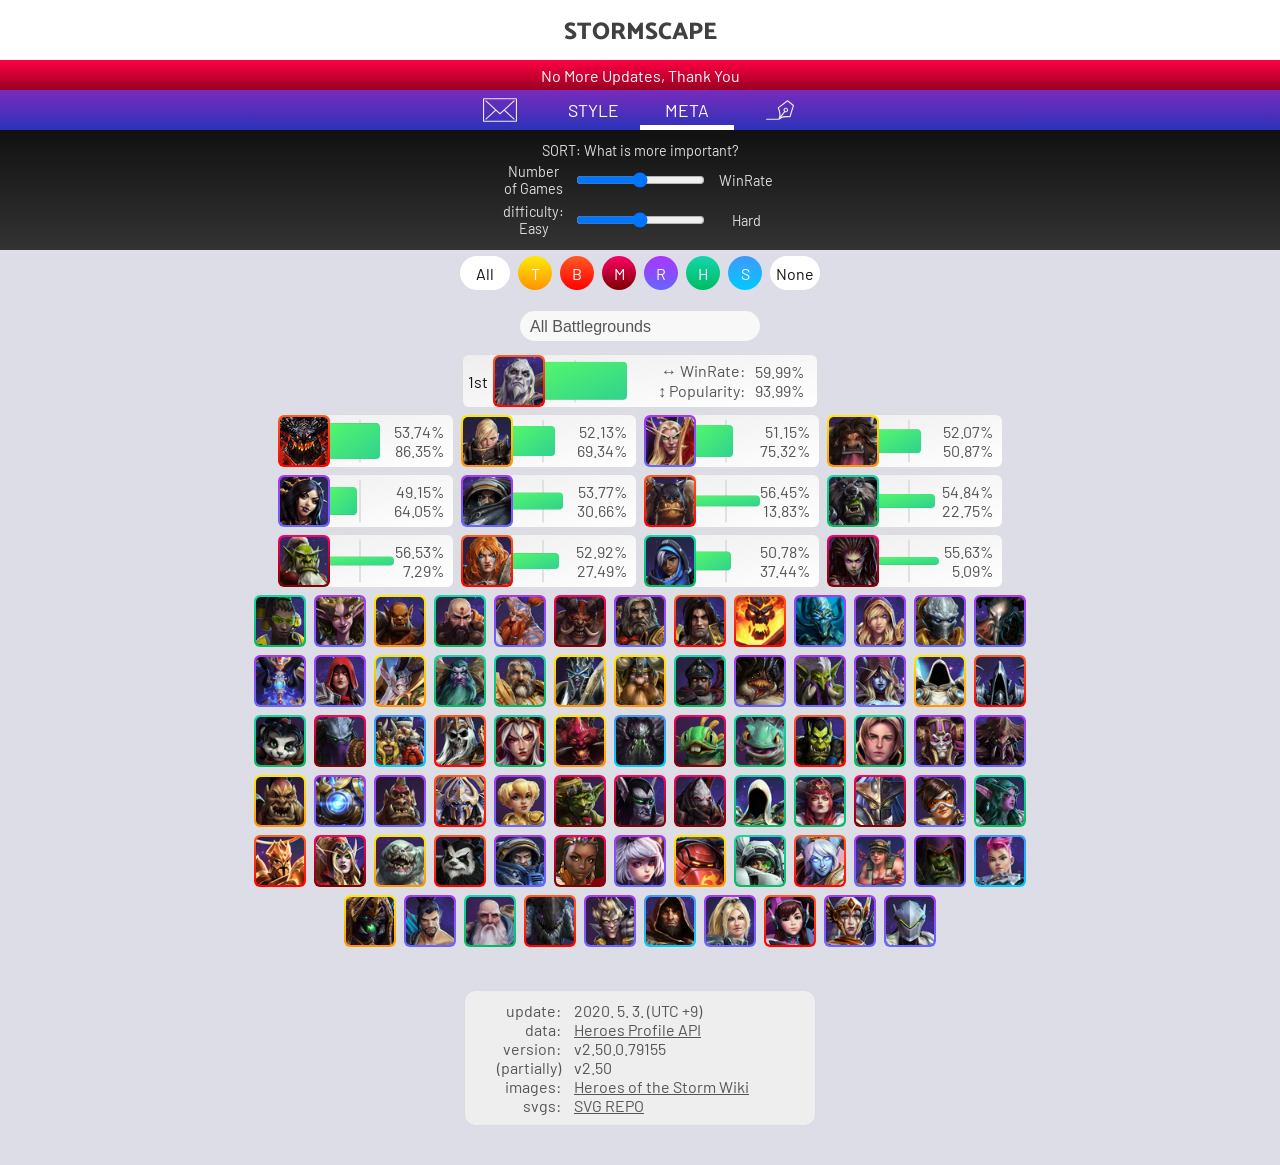
<file: index.html>
<html>
<head>
  <meta charset="utf-8">

  <title>STORMSCAPE META</title>
  
   <meta 
      name="apple-mobile-web-app-capable" content="yes" />
    <meta
      name="apple-mobile-web-app-status-bar-style"
      content="default"
    />
   <meta
      name="viewport"
      content="width=device-width, maximum-scale=1.0, user-scalable=no"
      />
    
  <meta 
    name="description" 
    content="This Website shows current meta of Heroes of the Storm" />
    
  <meta 
    name="keywords" 
    content="STORMSCAPE, Storm Scape, Heroes, Heroes of the Storm, meta, 스톰스케이프, 히오스, HotS, ホッツ, meta, 메타" />


<!-- 구글 검색 -->
<meta name="google-site-verification" content="ivHIuq99f6mSmWwgamaJokuwa5wtx1udLf7yoObuRZ4" />
  
  
 <!-- Global site tag (gtag.js) - Google Analytics -->
<script async src="https://www.googletagmanager.com/gtag/js?id=UA-163974756-1"></script>
<script>
  window.dataLayer = window.dataLayer || [];
  function gtag(){dataLayer.push(arguments);}
  gtag('js', new Date());

  gtag('config', 'UA-163974756-1');
</script>





  <link rel="stylesheet" href="0/css/meta.css" />
  


  <script src="0/data/basic/objHeroBasic.js"> </script>
  
  <script src="0/data/meta/objHeroMap.js"> </script>
  
  <script src="0/svgs/0/basicIcons.mjs" type="module"> </script>
    
    
    
  <script src="0/common/clipboard.min.js"></script>
  
  
  

  
</head>
    
<body>
 <script src="../../0/mjs/meta.mjs" type="module"> </script>
</body>

</html>
</file>
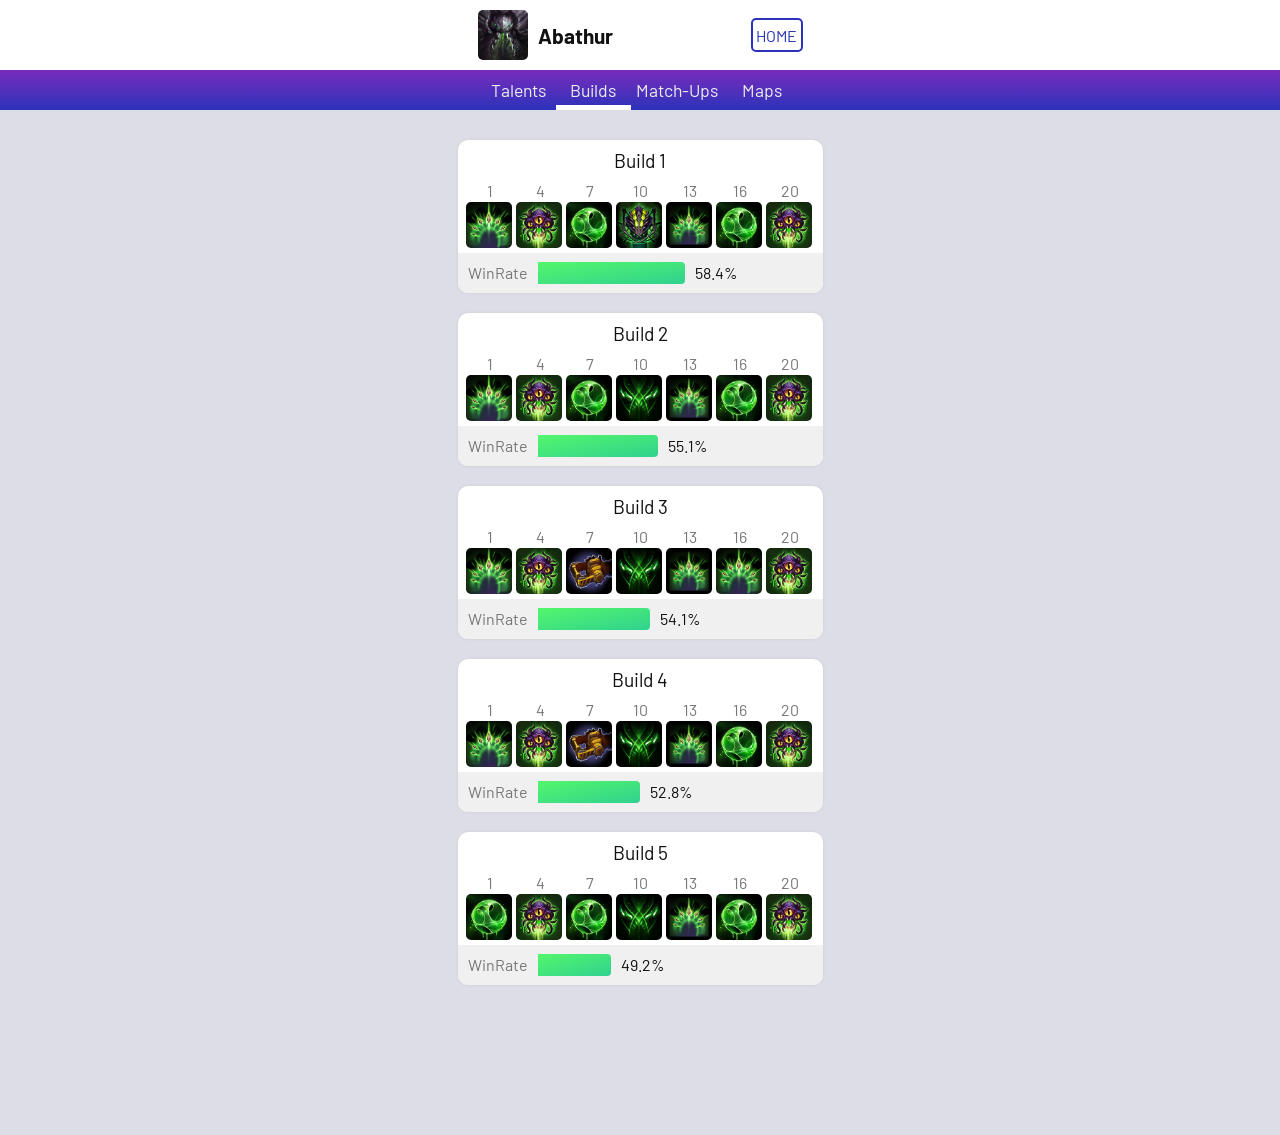
<file: heroes/Abathur/builds.html>
<html>
<head>
  <meta charset="utf-8">

  <title>Abathur Builds</title>
   <meta name="apple-mobile-web-app-capable" content="yes" />
    <meta
      name="apple-mobile-web-app-status-bar-style"
      content="default"
    />
   <meta
      name="viewport"
      content="width=device-width, maximum-scale=1.0, user-scalable=no"
      />
    

  <link rel="stylesheet" href="../../0/css/builds.css" />
  
   <script src="../../0/data/basic/objHeroBasic.js"> </script>
      
  <script src="../../0/data/builds/Abathur.js"> </script>
  <script src="../../0/data/talentsText/Abathur.js"> </script>

  
  
</head>
    
<body>
 <script src="../../0/mjs/builds.mjs" type="module"> </script>
</body>

</html>
</file>
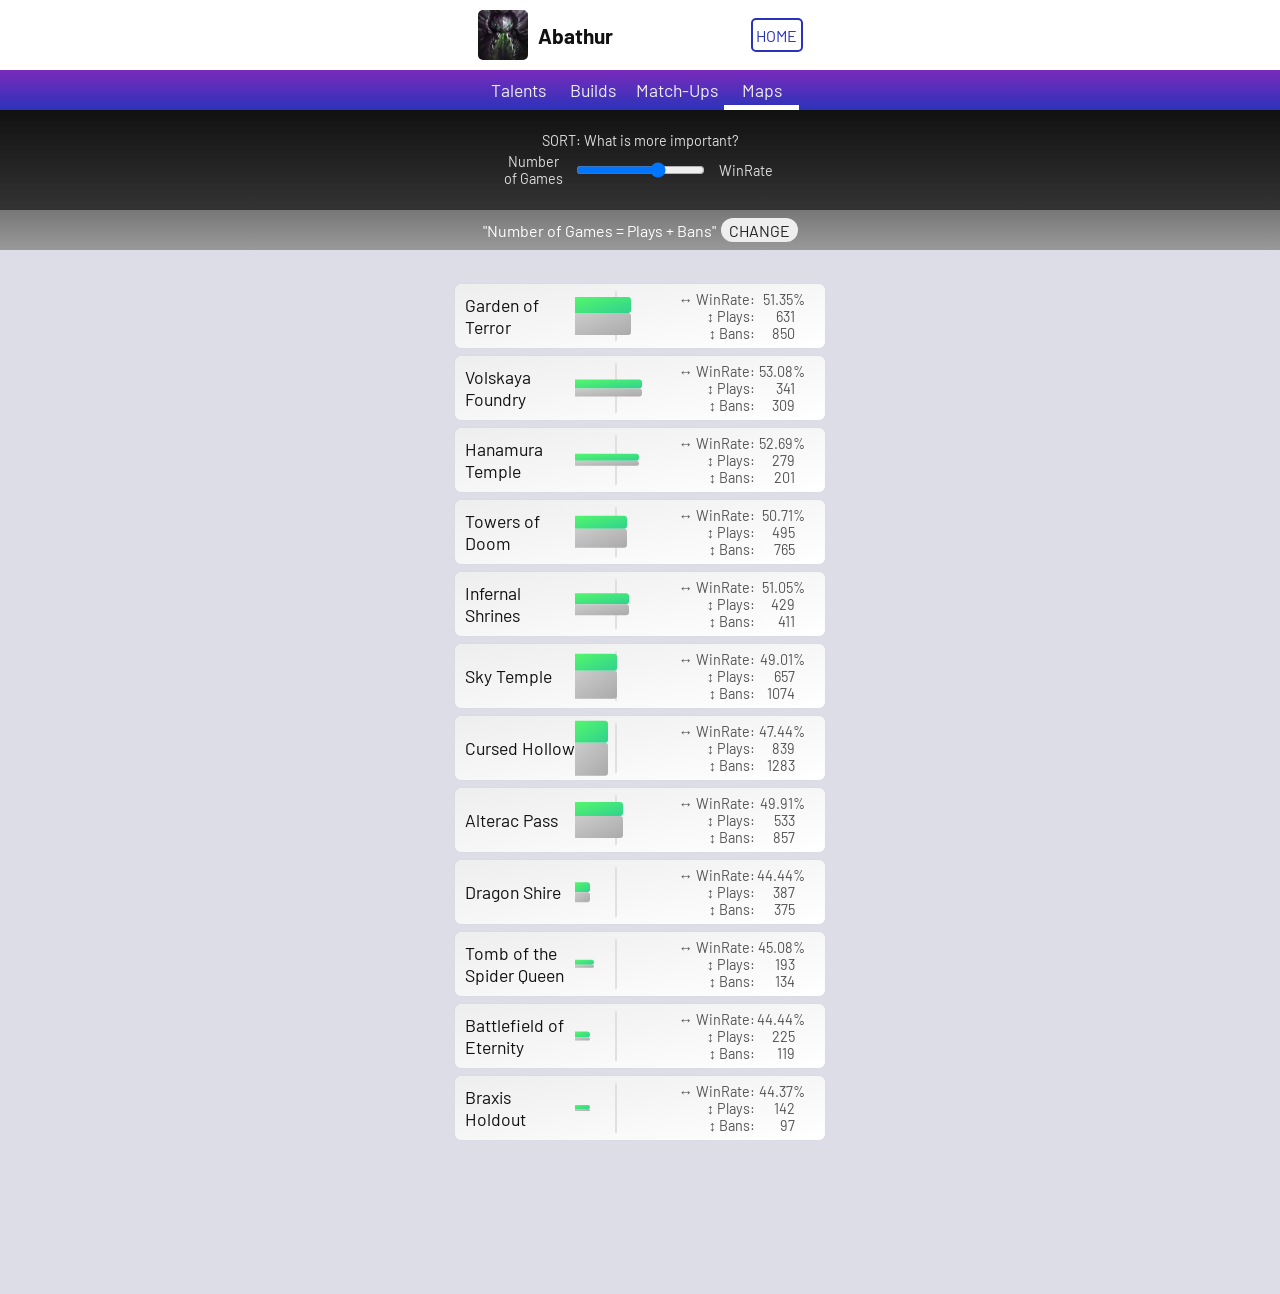
<file: heroes/Abathur/maps.html>
<html>
<head>
  <meta charset="utf-8">

  <title>Abathur Maps</title>
   <meta name="apple-mobile-web-app-capable" content="yes" />
    <meta
      name="apple-mobile-web-app-status-bar-style"
      content="default"
    />
   <meta
      name="viewport"
      content="width=device-width, maximum-scale=1.0, user-scalable=no"
      />
    

  <link rel="stylesheet" href="../../0/css/maps.css" />
  
   <script src="../../0/data/basic/objHeroBasic.js"> </script>
      
  <script src="../../0/data/maps/Abathur.js"> </script>


  
  
</head>
    
<body>
 <script src="../../0/mjs/maps.mjs" type="module"> </script>
</body>

</html>
</file>
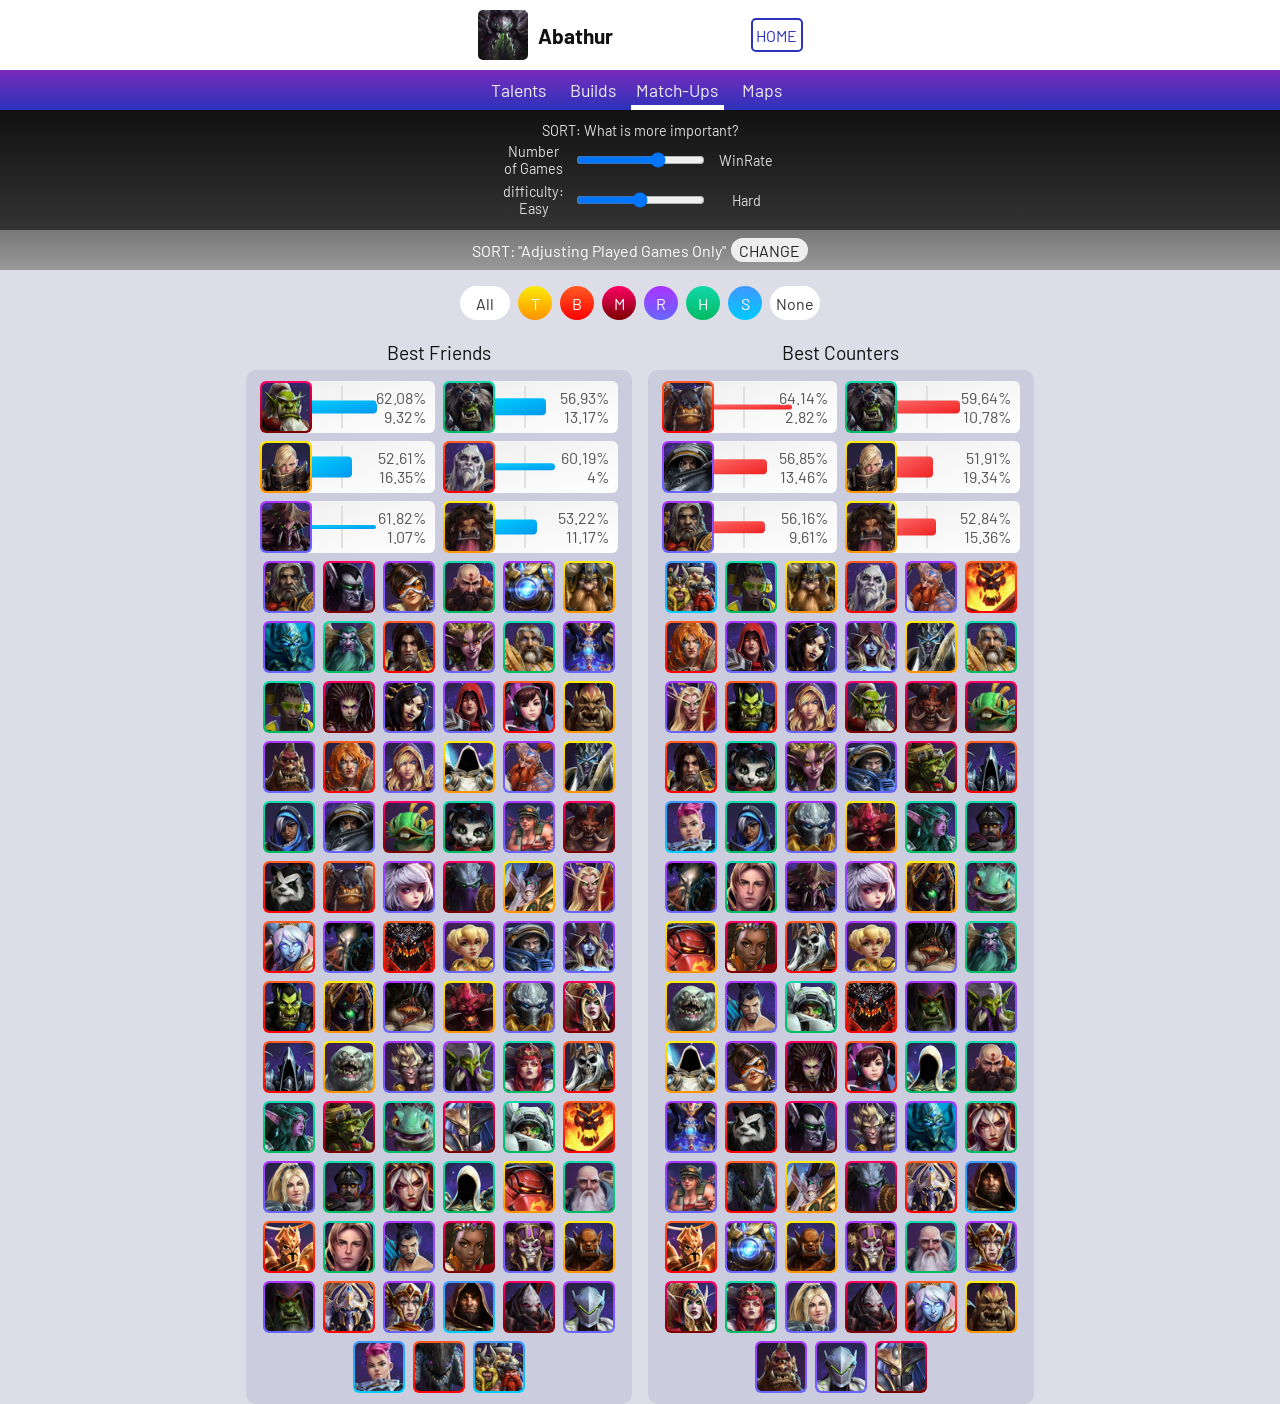
<file: heroes/Abathur/matchups.html>
<html>
<head>
  <meta charset="utf-8">

  <title>Abathur Match-Ups</title>
   <meta name="apple-mobile-web-app-capable" content="yes" />
    <meta
      name="apple-mobile-web-app-status-bar-style"
      content="default"
    />
   <meta
      name="viewport"
      content="width=device-width, maximum-scale=1.0, user-scalable=no"
      />
    

  <link rel="stylesheet" href="../../0/css/matchups.css" />
  
    <script src="../../0/data/basic/objHeroBasic.js"> </script>
  
  <script src="../../0/data/matchupsFriend/Abathur.js"> </script>
  <script src="../../0/data/matchupsCounter/Abathur.js"> </script>

  
</head>
    
<body>
  

 <script src="../../0/mjs/matchups.mjs" type="module"> </script>
</body>

</html>
</file>
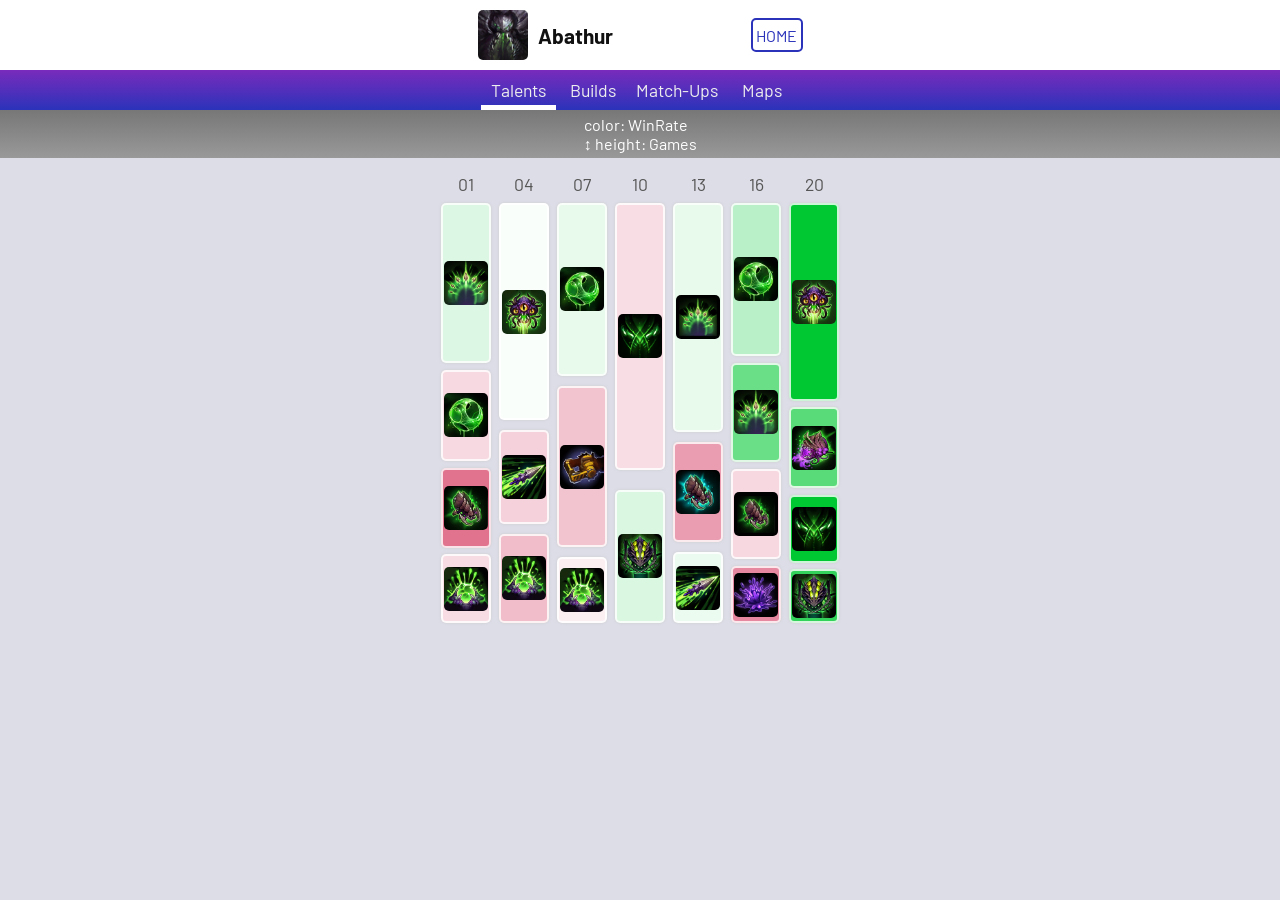
<file: heroes/Abathur/talents.html>
<html>
<head>
  <meta charset="utf-8">

  <title>Abathur Talents</title>
   <meta name="apple-mobile-web-app-capable" content="yes" />
    <meta
      name="apple-mobile-web-app-status-bar-style"
      content="default"
    />
   <meta
      name="viewport"
      content="width=device-width, maximum-scale=1.0, user-scalable=no"
      />
    

  <link rel="stylesheet" href="../../0/css/talents.css" />
  
    <script src="../../0/data/basic/objHeroBasic.js"> </script>
  
  <script src="../../0/data/talentsText/Abathur.js"> </script>
  <script src="../../0/data/talentsMeta/Abathur.js"> </script>

  
  
</head>
    
<body>
  

 <script src="../../0/mjs/talents.mjs" type="module"> </script>
</body>

</html>
</file>
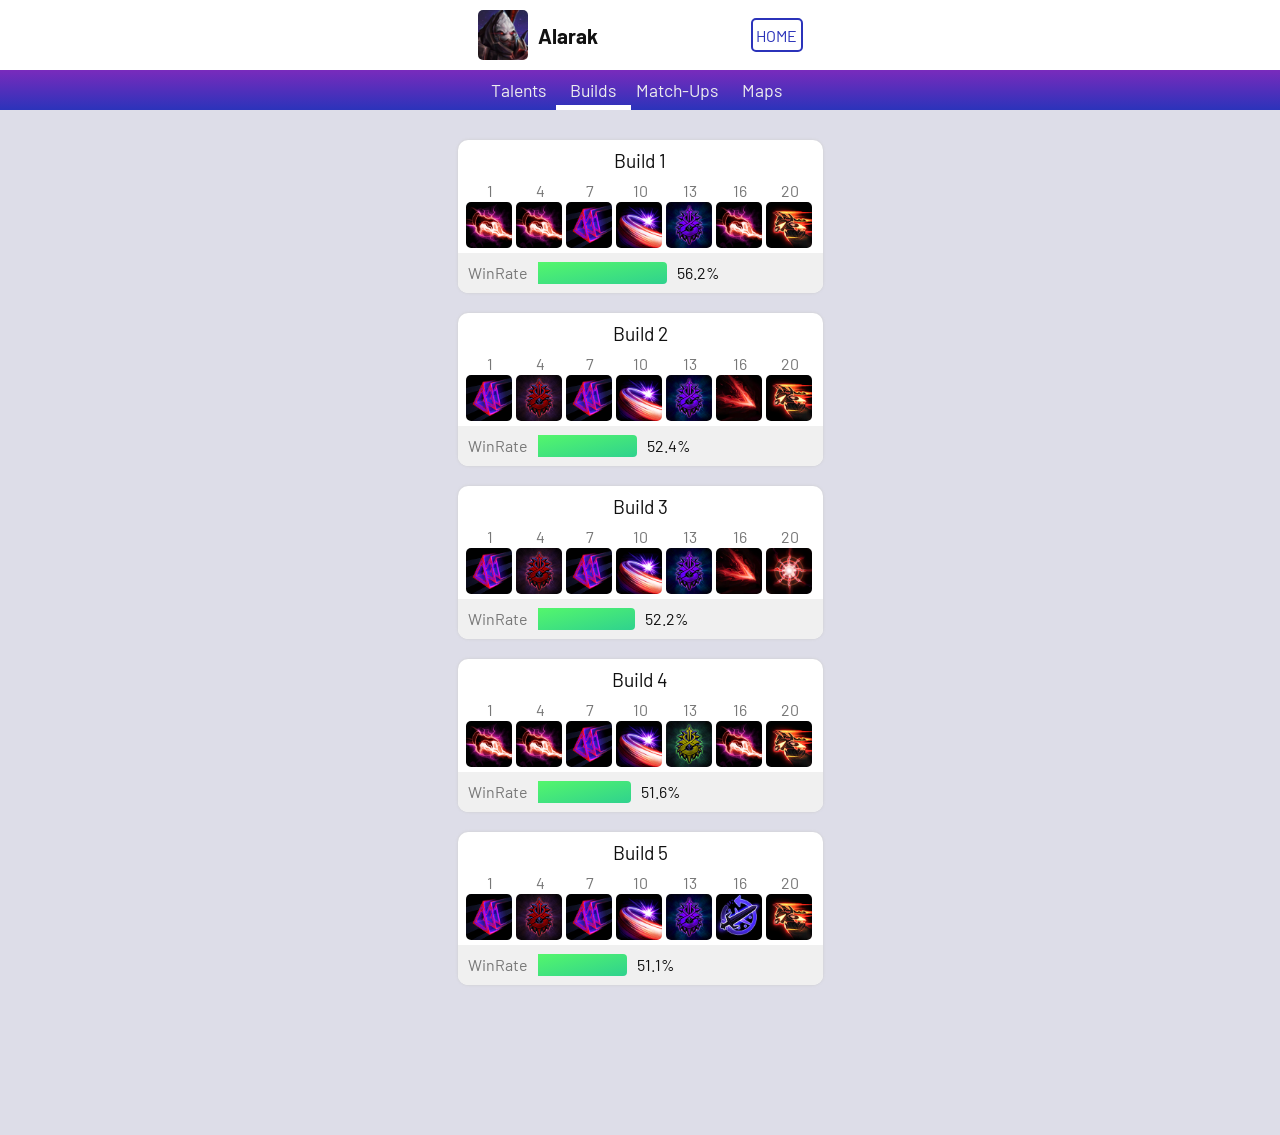
<file: heroes/Alarak/builds.html>
<html>
<head>
  <meta charset="utf-8">

  <title>Alarak Builds</title>
   <meta name="apple-mobile-web-app-capable" content="yes" />
    <meta
      name="apple-mobile-web-app-status-bar-style"
      content="default"
    />
   <meta
      name="viewport"
      content="width=device-width, maximum-scale=1.0, user-scalable=no"
      />
    

  <link rel="stylesheet" href="../../0/css/builds.css" />
  
   <script src="../../0/data/basic/objHeroBasic.js"> </script>
      
  <script src="../../0/data/builds/Alarak.js"> </script>
  <script src="../../0/data/talentsText/Alarak.js"> </script>

  
  
</head>
    
<body>
 <script src="../../0/mjs/builds.mjs" type="module"> </script>
</body>

</html>
</file>
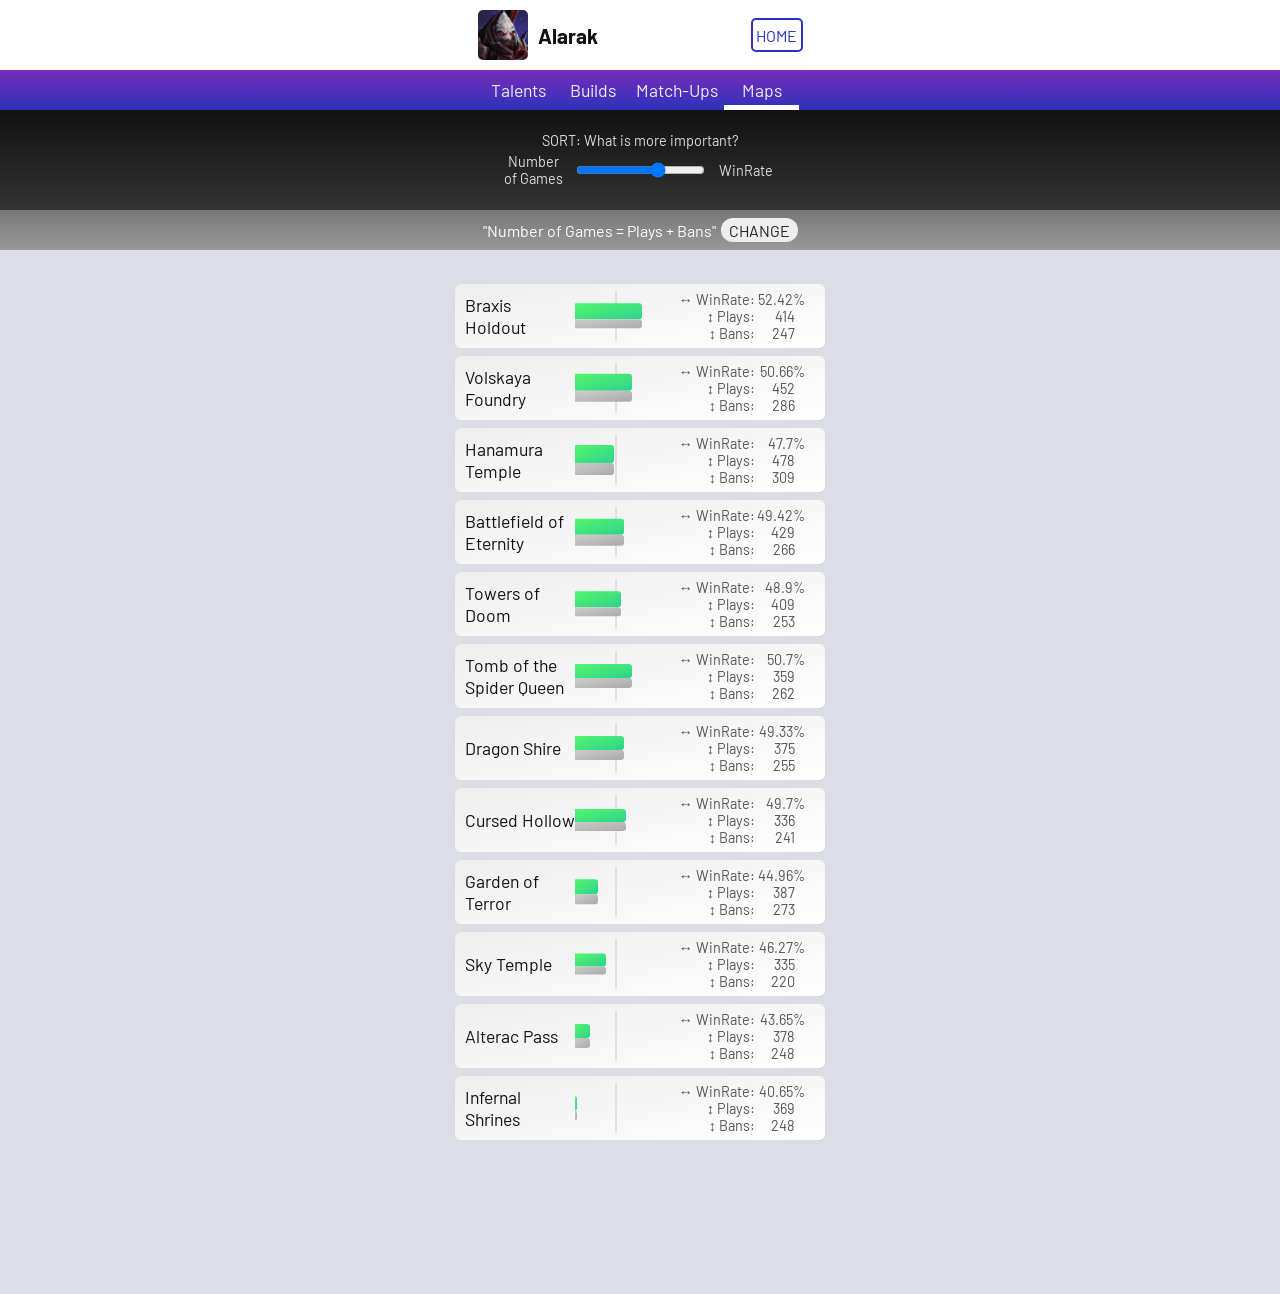
<file: heroes/Alarak/maps.html>
<html>
<head>
  <meta charset="utf-8">

  <title>Alarak Maps</title>
   <meta name="apple-mobile-web-app-capable" content="yes" />
    <meta
      name="apple-mobile-web-app-status-bar-style"
      content="default"
    />
   <meta
      name="viewport"
      content="width=device-width, maximum-scale=1.0, user-scalable=no"
      />
    

  <link rel="stylesheet" href="../../0/css/maps.css" />
  
   <script src="../../0/data/basic/objHeroBasic.js"> </script>
      
  <script src="../../0/data/maps/Alarak.js"> </script>


  
  
</head>
    
<body>
 <script src="../../0/mjs/maps.mjs" type="module"> </script>
</body>

</html>
</file>
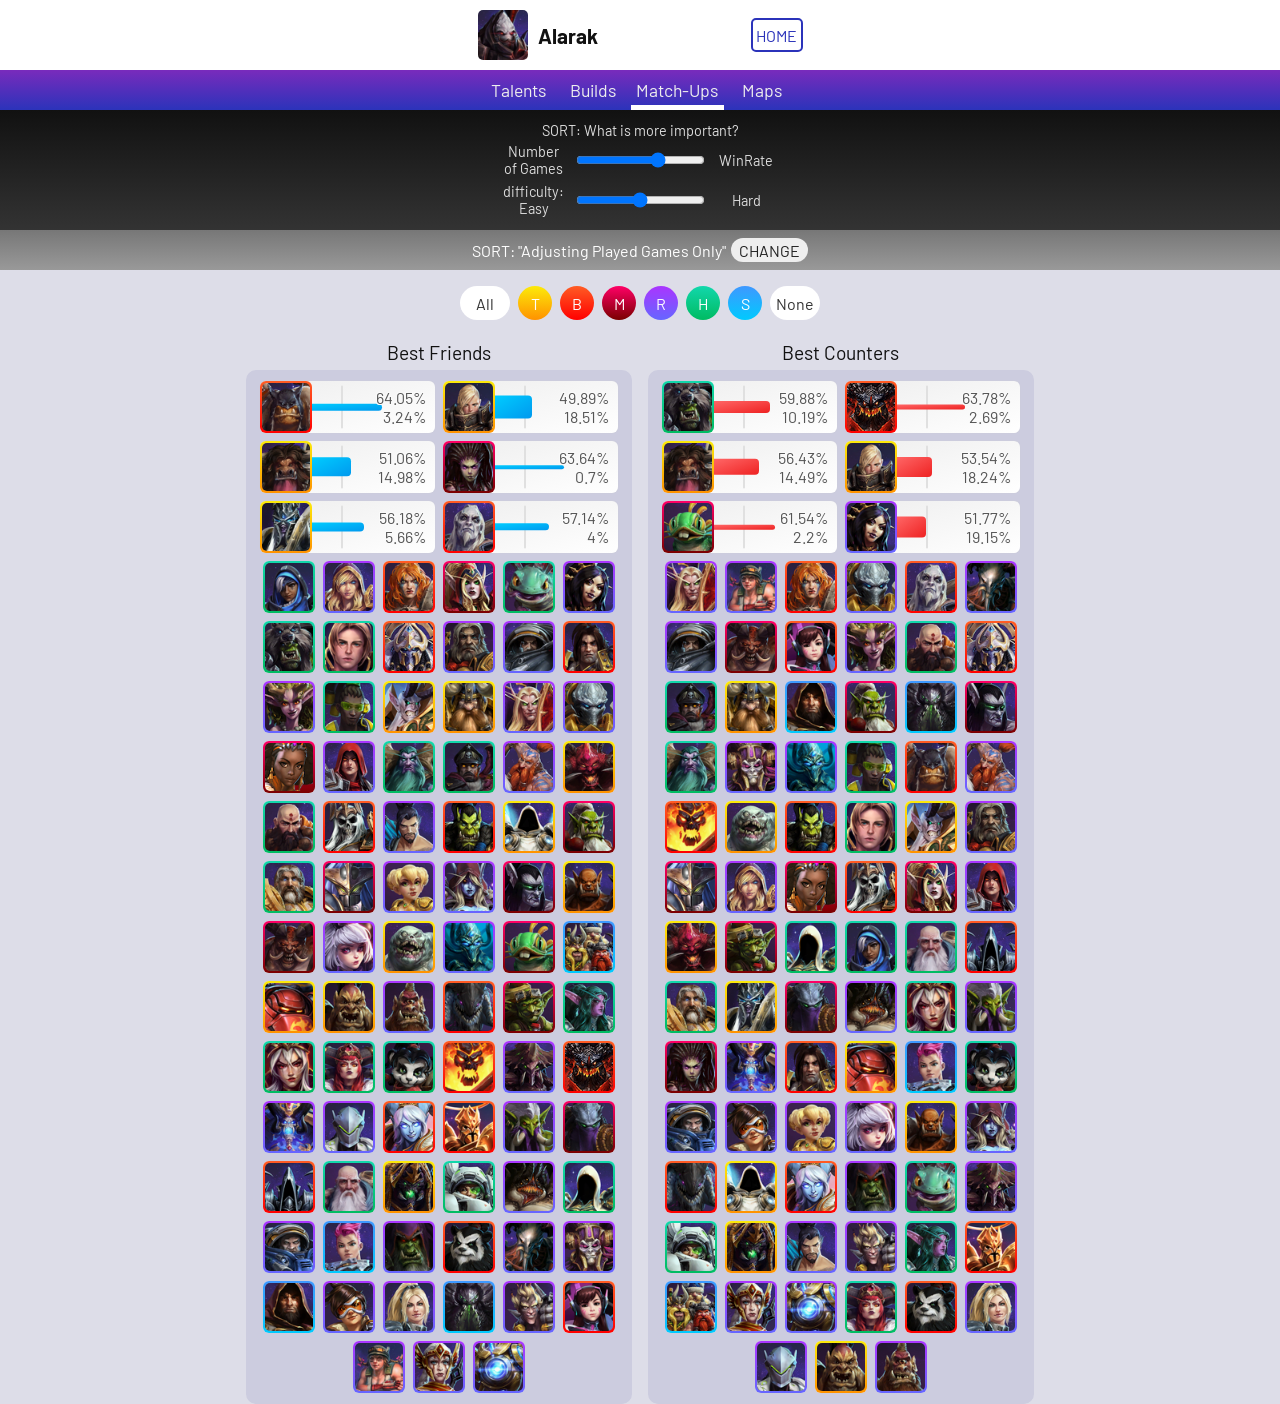
<file: heroes/Alarak/matchups.html>
<html>
<head>
  <meta charset="utf-8">

  <title>Alarak Match-Ups</title>
   <meta name="apple-mobile-web-app-capable" content="yes" />
    <meta
      name="apple-mobile-web-app-status-bar-style"
      content="default"
    />
   <meta
      name="viewport"
      content="width=device-width, maximum-scale=1.0, user-scalable=no"
      />
    

  <link rel="stylesheet" href="../../0/css/matchups.css" />
  
    <script src="../../0/data/basic/objHeroBasic.js"> </script>
  
  <script src="../../0/data/matchupsFriend/Alarak.js"> </script>
  <script src="../../0/data/matchupsCounter/Alarak.js"> </script>

  
</head>
    
<body>
  

 <script src="../../0/mjs/matchups.mjs" type="module"> </script>
</body>

</html>
</file>
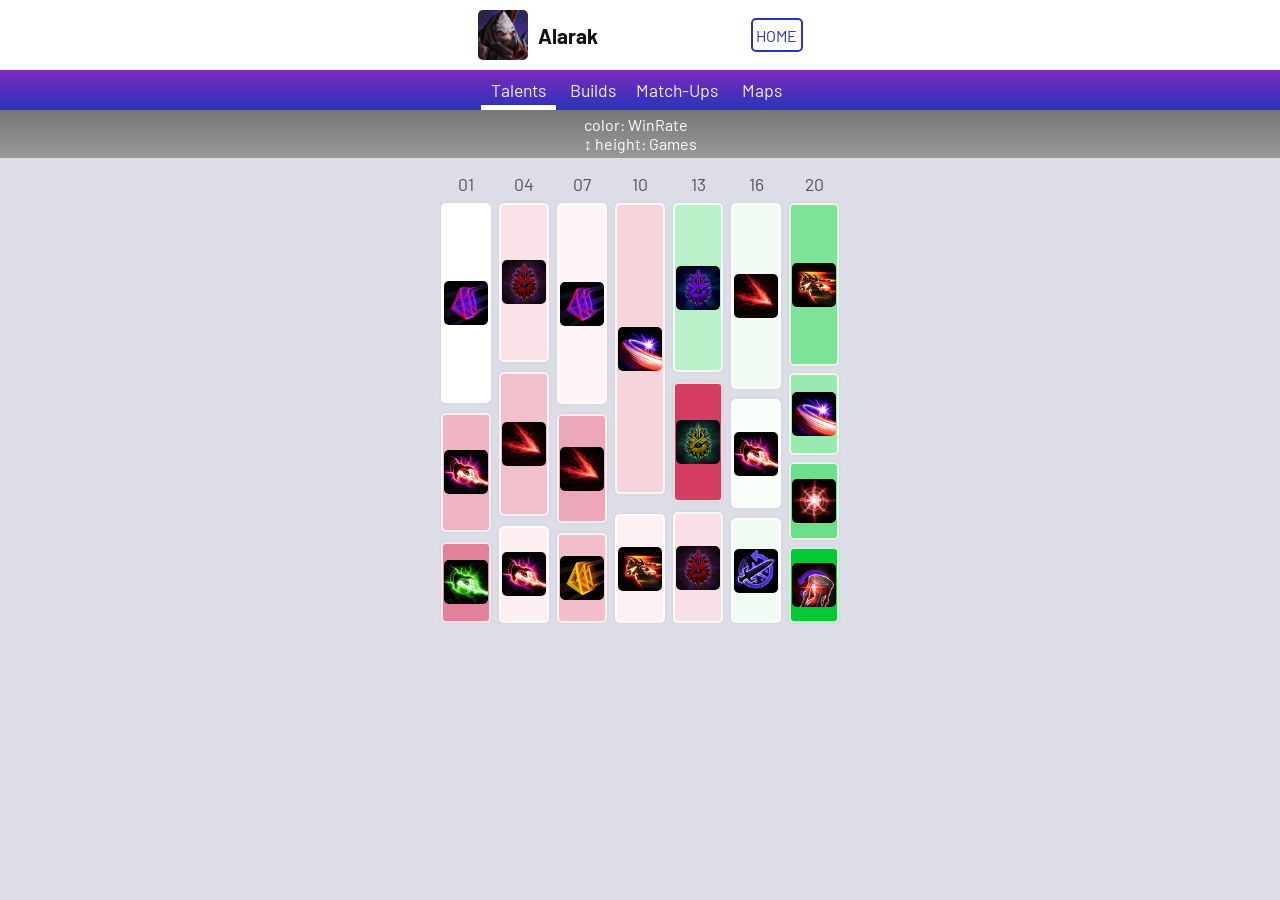
<file: heroes/Alarak/talents.html>
<html>
<head>
  <meta charset="utf-8">

  <title>Alarak Talents</title>
   <meta name="apple-mobile-web-app-capable" content="yes" />
    <meta
      name="apple-mobile-web-app-status-bar-style"
      content="default"
    />
   <meta
      name="viewport"
      content="width=device-width, maximum-scale=1.0, user-scalable=no"
      />
    

  <link rel="stylesheet" href="../../0/css/talents.css" />
  
    <script src="../../0/data/basic/objHeroBasic.js"> </script>
  
  <script src="../../0/data/talentsText/Alarak.js"> </script>
  <script src="../../0/data/talentsMeta/Alarak.js"> </script>

  
  
</head>
    
<body>
  

 <script src="../../0/mjs/talents.mjs" type="module"> </script>
</body>

</html>
</file>
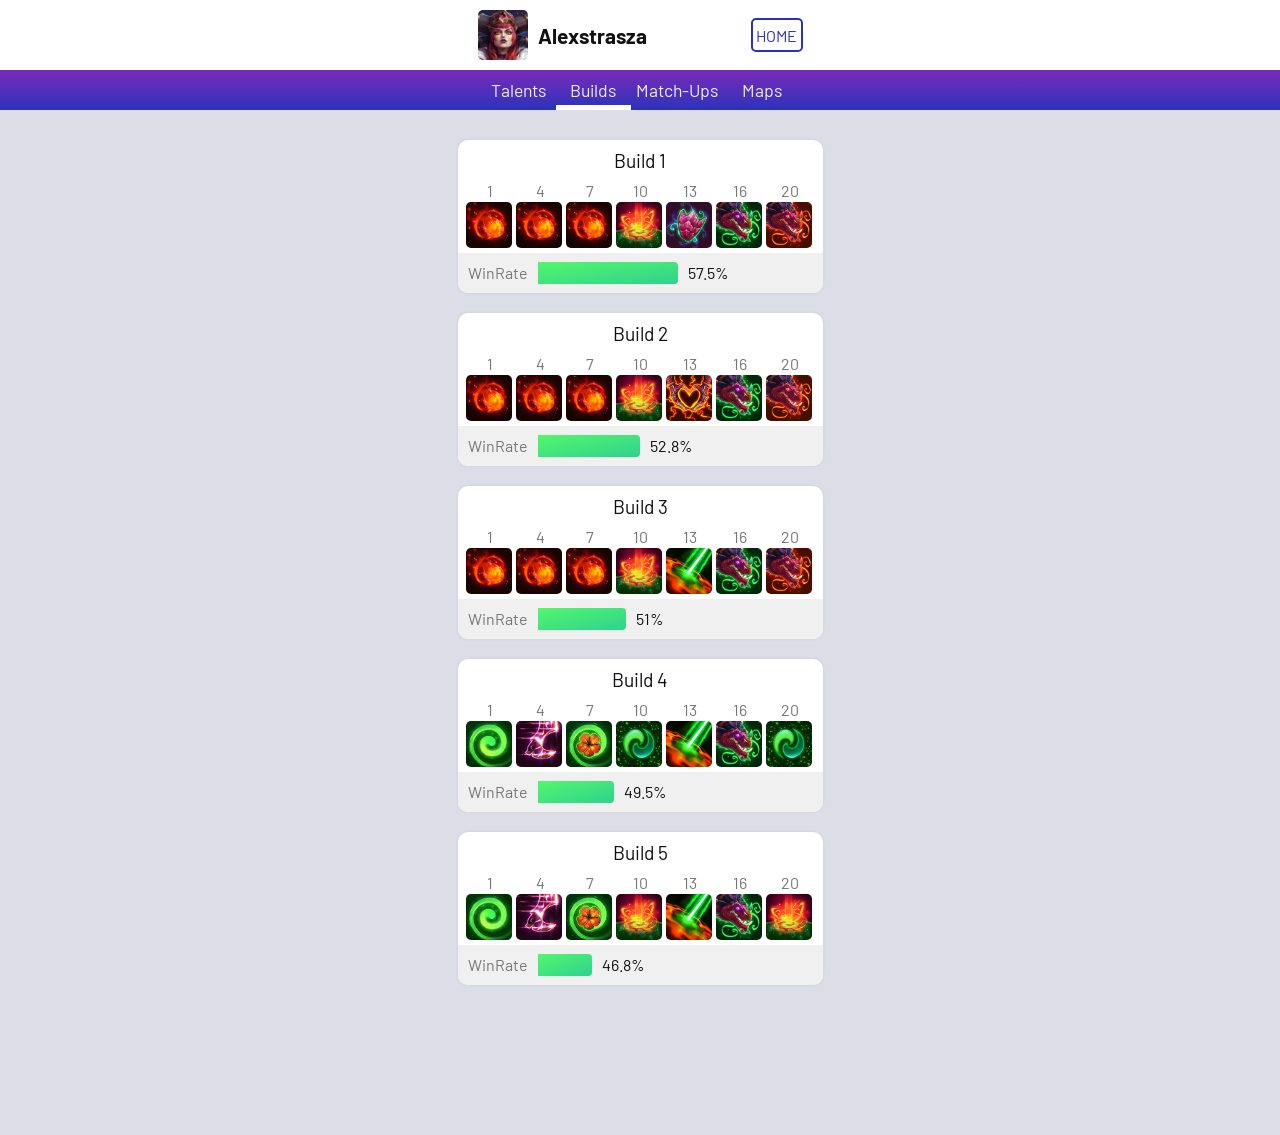
<file: heroes/Alexstrasza/builds.html>
<html>
<head>
  <meta charset="utf-8">

  <title>Alexstrasza Builds</title>
   <meta name="apple-mobile-web-app-capable" content="yes" />
    <meta
      name="apple-mobile-web-app-status-bar-style"
      content="default"
    />
   <meta
      name="viewport"
      content="width=device-width, maximum-scale=1.0, user-scalable=no"
      />
    

  <link rel="stylesheet" href="../../0/css/builds.css" />
  
   <script src="../../0/data/basic/objHeroBasic.js"> </script>
      
  <script src="../../0/data/builds/Alexstrasza.js"> </script>
  <script src="../../0/data/talentsText/Alexstrasza.js"> </script>

  
  
</head>
    
<body>
 <script src="../../0/mjs/builds.mjs" type="module"> </script>
</body>

</html>
</file>
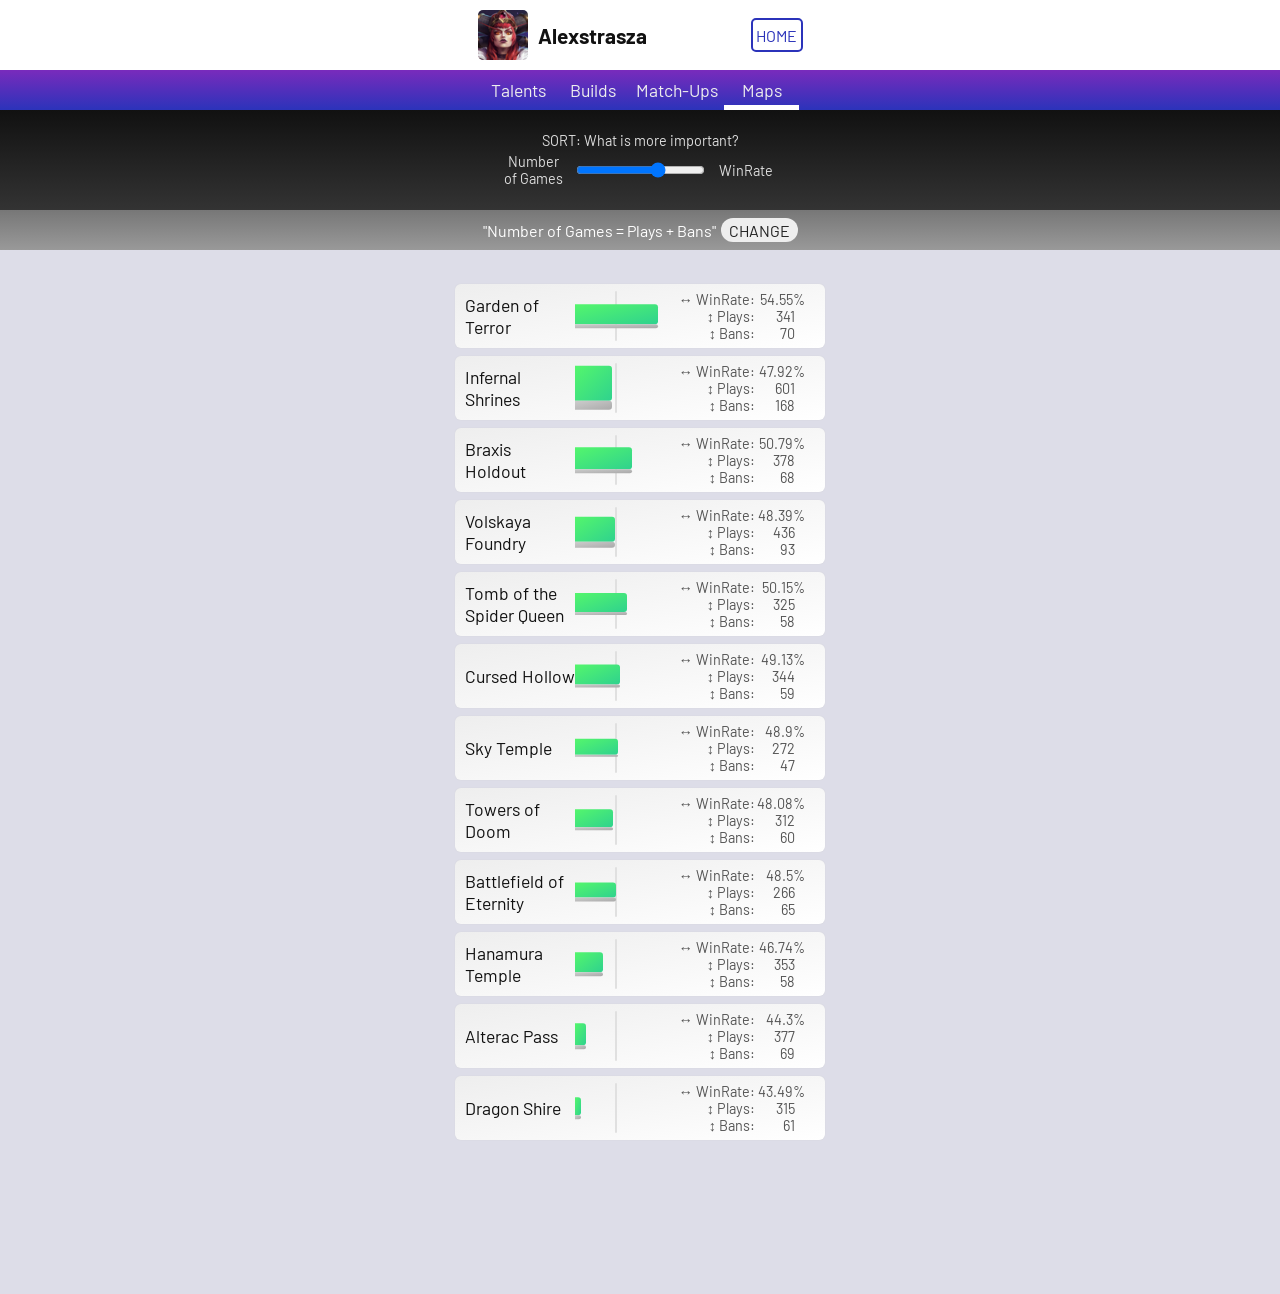
<file: heroes/Alexstrasza/maps.html>
<html>
<head>
  <meta charset="utf-8">

  <title>Alexstrasza Maps</title>
   <meta name="apple-mobile-web-app-capable" content="yes" />
    <meta
      name="apple-mobile-web-app-status-bar-style"
      content="default"
    />
   <meta
      name="viewport"
      content="width=device-width, maximum-scale=1.0, user-scalable=no"
      />
    

  <link rel="stylesheet" href="../../0/css/maps.css" />
  
   <script src="../../0/data/basic/objHeroBasic.js"> </script>
      
  <script src="../../0/data/maps/Alexstrasza.js"> </script>


  
  
</head>
    
<body>
 <script src="../../0/mjs/maps.mjs" type="module"> </script>
</body>

</html>
</file>
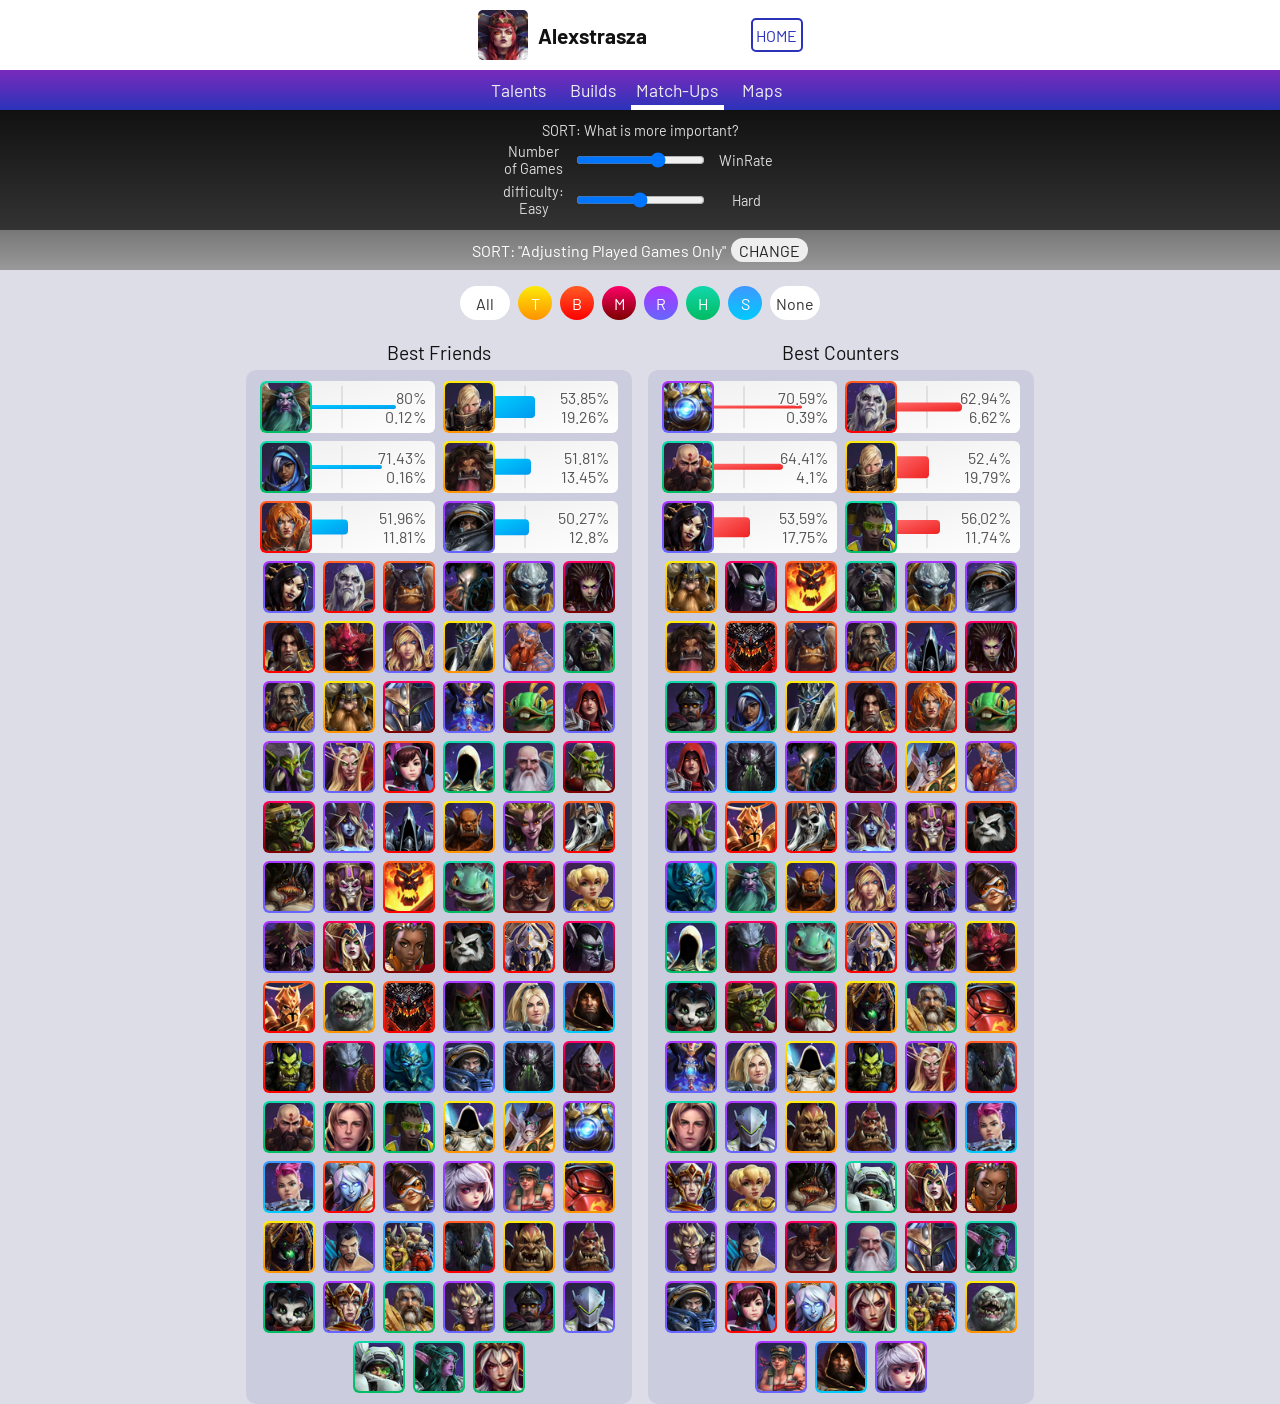
<file: heroes/Alexstrasza/matchups.html>
<html>
<head>
  <meta charset="utf-8">

  <title>Alexstrasza Match-Ups</title>
   <meta name="apple-mobile-web-app-capable" content="yes" />
    <meta
      name="apple-mobile-web-app-status-bar-style"
      content="default"
    />
   <meta
      name="viewport"
      content="width=device-width, maximum-scale=1.0, user-scalable=no"
      />
    

  <link rel="stylesheet" href="../../0/css/matchups.css" />
  
    <script src="../../0/data/basic/objHeroBasic.js"> </script>
  
  <script src="../../0/data/matchupsFriend/Alexstrasza.js"> </script>
  <script src="../../0/data/matchupsCounter/Alexstrasza.js"> </script>

  
</head>
    
<body>
  

 <script src="../../0/mjs/matchups.mjs" type="module"> </script>
</body>

</html>
</file>
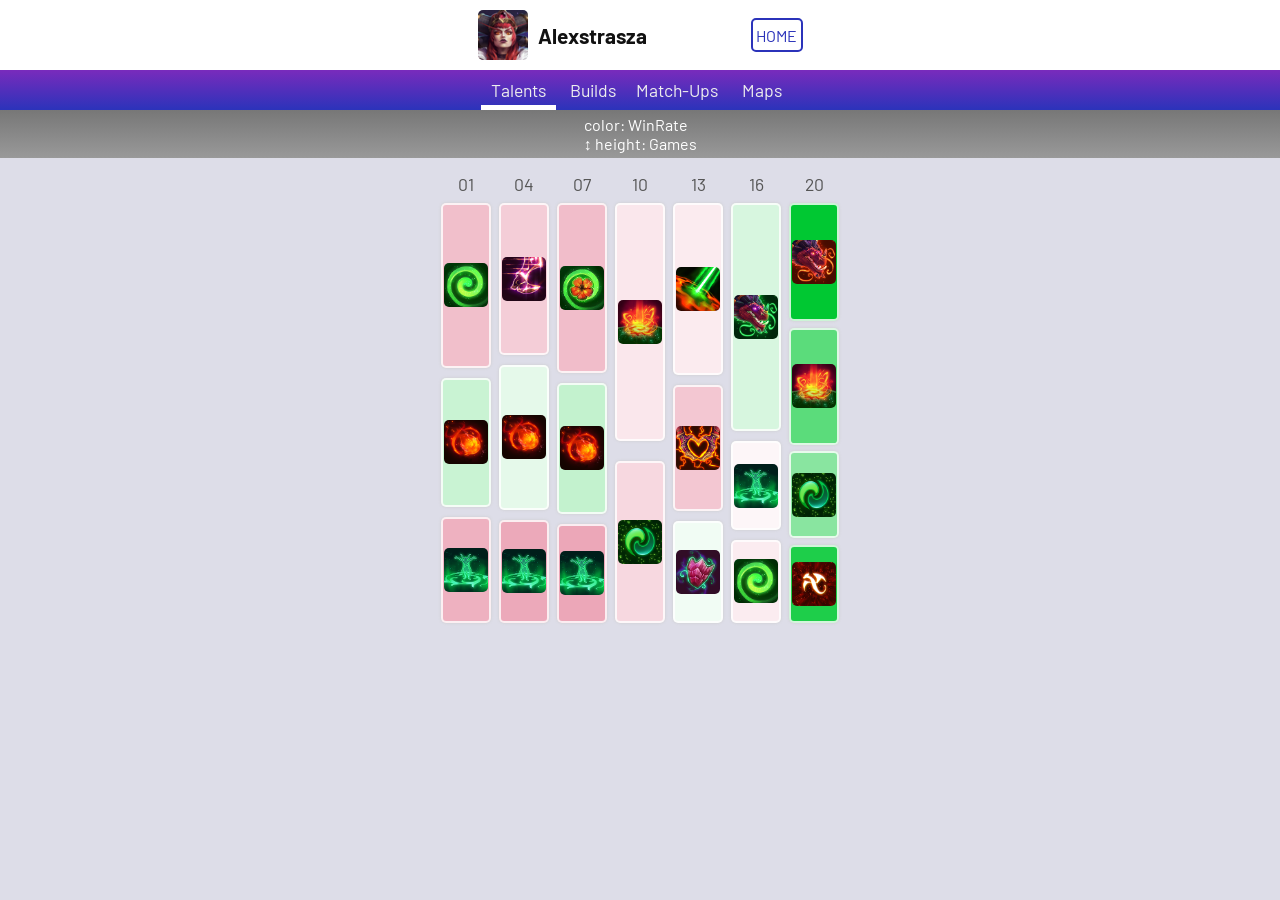
<file: heroes/Alexstrasza/talents.html>
<html>
<head>
  <meta charset="utf-8">

  <title>Alexstrasza Talents</title>
   <meta name="apple-mobile-web-app-capable" content="yes" />
    <meta
      name="apple-mobile-web-app-status-bar-style"
      content="default"
    />
   <meta
      name="viewport"
      content="width=device-width, maximum-scale=1.0, user-scalable=no"
      />
    

  <link rel="stylesheet" href="../../0/css/talents.css" />
  
    <script src="../../0/data/basic/objHeroBasic.js"> </script>
  
  <script src="../../0/data/talentsText/Alexstrasza.js"> </script>
  <script src="../../0/data/talentsMeta/Alexstrasza.js"> </script>

  
  
</head>
    
<body>
  

 <script src="../../0/mjs/talents.mjs" type="module"> </script>
</body>

</html>
</file>
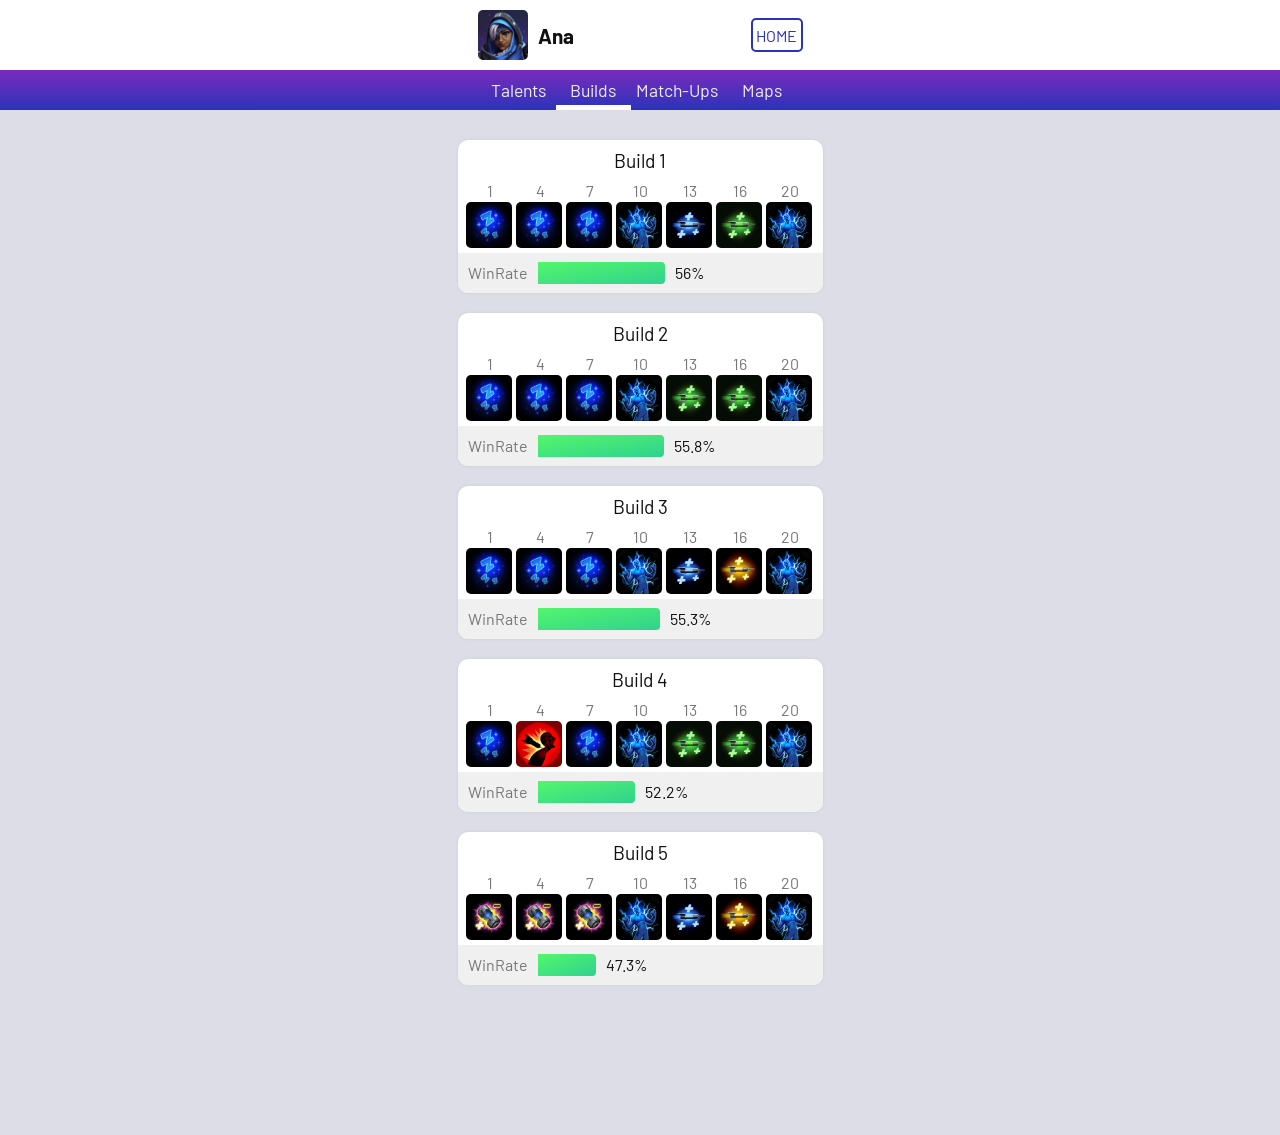
<file: heroes/Ana/builds.html>
<html>
<head>
  <meta charset="utf-8">

  <title>Ana Builds</title>
   <meta name="apple-mobile-web-app-capable" content="yes" />
    <meta
      name="apple-mobile-web-app-status-bar-style"
      content="default"
    />
   <meta
      name="viewport"
      content="width=device-width, maximum-scale=1.0, user-scalable=no"
      />
    

  <link rel="stylesheet" href="../../0/css/builds.css" />
  
   <script src="../../0/data/basic/objHeroBasic.js"> </script>
      
  <script src="../../0/data/builds/Ana.js"> </script>
  <script src="../../0/data/talentsText/Ana.js"> </script>

  
  
</head>
    
<body>
 <script src="../../0/mjs/builds.mjs" type="module"> </script>
</body>

</html>
</file>
<file: 0/css/meta.css>
@import url('https://fonts.googleapis.com/css?family=Barlow&display=swap');

@import url('https://fonts.googleapis.com/css2?family=Catamaran:wght@800&display=swap');

html {
  font-family:'Barlow', Helvetica, Arial, sans-serif;
  font-weight: 400;
  font-size: 16px;
}

@media (max-width: 410px) {
  html {zoom: 95%;}
}

@media (max-width: 390px) {
  html {zoom: 90%;}
}

@media (max-width: 370px) {
  html {zoom: 85%;}
}

#divContent {
  width: 100%;
}

@media (min-width: 820px) {
  #divContent {
    width: 820px;
    margin-left: auto;
    margin-right: auto;
    }
}


body {
  width: 100%;
  /*position: relative;*/
  color: #111111;
  background-color: #dddde8;
  /* background-image: linear-gradient(to right, #541b65, #041340); */
  position: static;
  text-align: center;
  margin-top: 0;
  margin-bottom: 0;
  margin-right: auto;
  margin-left: auto;
  padding: 0px;
  
}

a {
  text-decoration: none;
  color: #111111;
}



#Header {
  display: flex;
  justify-content: center;
  align-items: center;
  background-color: #ffffff;
  flex-wrap: wrap;
  flex-direction: column;
}

#Header > #titleWebsite {
  width: 374px;
  height: 55px;
  padding-top: 5px;
  display: flex;
  justify-content: center;
  align-items: center;
  font-size: 1.5rem;
  
  font-weight: 800;
  font-family: 'Catamaran', 'Barlow', Helvetica, Arial, sans-serif !important;
  
  color: #404040;
}


#Header > #divMessage {
  
  /*margin-bottom: 5px;
  #border-radius: 5px;*/
  height: 30px;
  width: 100%;
  
  background-image: linear-gradient(to bottom, #ff0044, #990022);
  color: #ffffff;
  
  display: flex;
  justify-content: center;
  align-items: center;
}

#divMessage > div {
  display: flex;
  justify-content: center;
  align-items: flex-start;
  flex-direction: column;
}


#divMessage > a{
  text-decoration: underline;
  color: #ffffff;
}



#Tab {
  width: 100%;
  height: 40px;
   /* same with height of divTop */
  /* background-color: #5027aa; */
  background-image: linear-gradient(to bottom, #792bbc, #2b33ba);
  /* main gradient */
  
  display: flex;
  align-items: center;
  justify-content: center;
}

#TabFront {

  font-size: 1.1rem;
  
  color: #999999;
  width: 374px;
  display: flex;
  align-items: center;
  justify-content: center;
  margin-left: auto;
  margin-right: auto;
}


#TabFront a {
  text-decoration: none;
}


#tabFeedback { width: 25%; }
#tabMeta { width: 25%; }
#tabStyle { width: 25%; }
#tabEdit { width: 25%; }
  
  
#tabMeta {
  color: #ffffff;
  padding-top: 9px;
  padding-bottom: 4px;
  border-bottom: 5px solid #ffffff;
}


#TabFront > div {
  display: flex;
  align-items: center;
  justify-content: center;
}



#tabStyle > a{
  color: #ffffff;
}

#tabMeta > a{
  color: #ffffff;
}


.iconFeedback {
  fill: #eee;
  height: 34px;
}

.iconEdit {
  fill: #eee;
  height: 28px;
}


/*
#tabLink #btnCopy {
  font-size: 1.9rem !important;
  border: none;

  background-color: transparent;
  
  text-decoration: none;
  
  font-family:'Barlow', Helvetica, Arial, sans-serif !important;
  font-size: 1rem !important;
}
*/





#Setting {
  display: flex;
  align-items: center;
  justify-content: center;
  flex-wrap: wrap;
  flex-direction: column;
  
  color: #dddddd;
  
  width: 100%;
  height: 120px;
   
  background-image: linear-gradient(to bottom, #111111, #333333);
}

#Setting > div {
  width: 380px;
  display: flex;
  align-items: center;
  justify-content: center;
  
  font-size: 0.9rem;
  
}

#Setting > div:nth-child(1) {
  height: 20px;
}

#Setting > div:nth-child(2) {
  height: 40px;
}

#Setting > div:nth-child(3) {
  height: 40px;
}



#Setting > div:nth-child(2) > div:nth-child(1), #Setting > div:nth-child(2) > div:nth-child(3), #Setting > div:nth-child(3) > div:nth-child(1), #Setting > div:nth-child(3) > div:nth-child(3) {
  width: 16%;
}

#Setting > div:nth-child(2) > div:nth-child(2), #Setting > div:nth-child(3) > div:nth-child(2) {
  width: 40%;
}



#divRole {
  display: flex;
  align-items: center;
  justify-content: center;
  font-size: 1rem !important;
  
  height: 36px;
  margin-top: 5px;
  margin-bottom: 20px;
  
  /*
  background-image: linear-gradient(to bottom, #777777, #999999); */
  color: #111111;
  
  cursor: pointer;

}

#divRole > div {
  width: 34px;
  height: 34px;
  
  margin-right: 4px;
  margin-left: 4px;
  
  border-radius: 17px;
  
  display: flex;
  align-items: center;
  justify-content: center;
  
  box-sizing: border-box;
  border: 2px dashed #aaaaaa;
}

#divRole > div:nth-last-child(1), #divRole > div:nth-child(1){
  border-style: none !important;
  width: 50px !important;
  background-color: #ffffff;
}



#divMap {
  margin-bottom: 10px;
  display: flex;
  justify-content: center;
  align-items: center;
}

/* Reset Select */
#selectMap {
  -webkit-appearance: none;
  -moz-appearance: none;
  -ms-appearance: none;
  appearance: none;
  box-shadow: none;
  -webkit-box-shadow: none;
  border: 0 !important;
}
/* Remove IE arrow */
#selectMap::-ms-expand {
  display: none;
}

/* Custom Select */
#selectMap {

  height: 30px;
  overflow: hidden;
  border-radius: 15px;
  
  font-size: 1rem;
  text-indent: 10px;
  
  color: #555555;
  background-color: #f8f8f8;
  cursor: pointer;
}


#Heroes div[data-onoff="off"] {
  display: none;
}

#heroes1, #heroesTop, #heroesOthers {
  display: flex;
  justify-content: center;
  align-items: center;
}

#heroesTop, #heroesOthers {
  flex-wrap: wrap;
}

#heroes1 > div, #heroesTop > div, #heroesOthers > div {
  background-image: linear-gradient(to bottom right, #eeeeee, #ffffff);
  
  border-radius: 6px;
  padding: 0px;
  
  box-shadow: 0px 0px 10px 0px #ddd;
  
  height: 52px;
  margin: 4px;
}


#heroes1 > div {
  width: 354px;
  
  display: flex;
  justify-content: flex-start;
  align-items: center;
  
}

#heroesTop > div {
  width: 175px;
  
  display: flex;
  justify-content: flex-start;
  align-items: center;
  
}

#heroesOthers > div {
  width: 52px;
  
}

.first.divRank {width: 30px;}

.backHero {
  display: flex;
  justify-content: center;
  align-items: center;

  width: 52px;
  height: 52px;
  margin:0px;
  pdding: 0px;
  border-radius: 6px;
}

.imgHero {
  width: 48px;
  height: 48px;
  margin:0px;
  pdding: 0px;
  
  border-radius: 5px;
  cursor: pointer;
}


.first.groupBar {
  width: 100px;
}

.groupBar {
  width: 70px;
  position: relative;
}

.barMain {
  background-color: green;
  background-image: linear-gradient(to bottom right, #54f66c, #2fd28e);
  border-radius: 0 4px 4px 0px;
  
  z-index: 2;
  
  position: absolute;
  top: 50%;
  transform: translateY(-50%);
  
  
}

.bar50 {
  background-color: #e0e0e0;
  width: 2px;
  height: 43px;
  border-radius: 1px;
  
  position: absolute;
  top: 50%;
  transform: translateY(-50%);
  
  z-index: 1;

  
  left: 40px;
  
}

.first.groupLabel {
  width: 100px;
  color: #555555;
  
  z-index: 3;
}

.first.groupLabel > div {
  display: flex;
  justify-content: flex-end;
  align-items: center;
}

.first.groupNumber {
  width: 60px;
}

.groupNumber {
  color: #555555;
  width: 45px;
  display: flex;
  justify-content: flex-end;
  align-items: center;
  flex-wrap: wrap;
  
  z-index: 3;
}

  

#divInfo {
  width: 330px;
  
  color: #555555;
  background-color: #eeeeee;
  box-shadow: 0px 0px 1px 0px #cccccc;
  
  margin-top: 40px;
  margin-bottom: 40px;
  margin-left: auto;
  margin-right: auto;
  padding: 10px;
  
  border-radius: 10px;
  
  display: flex;
  justify-content: space-between;
  align-items: center;
}

#divInfo a {
  color: #555555;
  text-decoration: underline;
}

#divInfo > div:nth-child(1) {
  width: 26%;
  
  display: flex;
  justify-content: center;
  align-items: flex-end;
  flex-direction: column;
}

#divInfo > div:nth-child(2) {
  width: 70%;
  
  display: flex;
  justify-content: center;
  align-items: flex-start;
  flex-direction: column;
}




#cardFocus {
  display: flex;
  justify-content: space-evenly;
  align-items: center;

  width: 362px;
  position: fixed;
  left: 50%;
  transform: translateX(-50%);
  bottom: 20px;
  
  height: 120px;
  overflow: hide;
  overflow-y: scroll;
  width: 370px  ;
  
  padding: 6px;
  
  background-image: linear-gradient(to bottom, #111111, #333333);
  color:#ffffff;
  z-index: 10;
  opacity: 0.95;
  
  border-radius: 10px;
  border: 4px solid #000000;
}

@media (min-height: 1000px) {
  #cardFocus {
    top: 750px;
  }
}



#cardLeft {
  width: 20%;
}

#cardMid {width: 58%;}
#cardRight {width: 20%;}

#imgHeroCard {
  width: 60px;
  height: 60px;
  margin-bottom: 2px;
  border-radius: 6px;
  box-shadow: 0px 0px 3px 0px #000000;
}

#cardLeft > div {
  font-size: 1.1rem;
}

#cardLeft {
  display: flex;
  justify-content: space-between;
  align-items: center;
  flex-direction: column;
}

#closeCard {
  width: 90%;
  height: 20px;
  margin-bottom: 4px;
  
  display: flex;
  justify-content: center;
  align-items: center;
  flex-wrap: wrap;
  
  background-image: linear-gradient(to right, #ee0000, #990000);
  color: #ffdddd;
  box-shadow: 0px 0px 3px 0px #000000;
  border-radius: 4px;
  border: 2px solid #cc0000;
  
  cursor: pointer;
}

#cardMid {
  display: flex;
  justify-content: center;
  align-items: center;
  flex-wrap: wrap;
}


#cardMid > div:nth-child(1) {
  width: 100%;
  height: 30px;
  font-size: 1.2rem;
  font-weight: bold;
  
}

#cardMid > div:nth-child(2) {
  border-radius: 2px;
  padding-left: 1px;
  padding-right: 1px;
  margin-left: 1px;
  margin-right: 1px;
}

#cardMid > div:nth-child(3) {
  margin-left: 3px;
}

#cardMid > div:nth-child(4) {
  width: 100%;
}

#cardMid > div:nth-child(5) {
  width: 100%;
}

#cardRight > div {
  font-size: 0.9rem;
  
  width: 100%;
  height: 20px;
  margin-top: 4px;
  margin-bottom: 4px;
  display: flex;
  justify-content: center;
  align-items: center;
  flex-wrap: wrap;
  
  background-image: linear-gradient(to right, #ffffff, #dddde8);
  color: #111111;
  box-shadow: 0px 0px 3px 0px #000000;
  border-radius: 4px;
  border: 2px solid #ffffff;
  
  cursor: pointer;
  
}
#cardRight a {
  color: #111111;
}


.buttonRole[data-onoff="on"] {
  border-style: none !important;
  box-sizing: border-box;
  
  /* border: 2px solid rgba(255,255,255,1) !important; */
  color:#ffffff !important;
}



/* role color */
.backHero[data-role="Tank"]
, #cardMid > div[data-role="Tank"] 
, .buttonRole[data-role="Tank"][data-onoff="on"] 
{
  background-image: linear-gradient(to bottom, #fcea0a, #ff9200);
}


.backHero[data-role="Bruiser"] 
, #cardMid > div[data-role="Bruiser"] 
, .buttonRole[data-role="Bruiser"][data-onoff="on"] 
{
  background-image: linear-gradient(to bottom, #ff5c24, #ff0000);
}


.backHero[data-role="Melee Assassin"]
, #cardMid > div[data-role="Melee Assassin"] 
, .buttonRole[data-role="Melee Assassin"][data-onoff="on"]  
{
  background-image: linear-gradient(to bottom, #ff0066, #7a0000);
}


.backHero[data-role="Ranged Assassin"] 
, #cardMid > div[data-role="Ranged Assassin"] 
, .buttonRole[data-role="Ranged Assassin"][data-onoff="on"]  
{
  background-image: linear-gradient(to bottom, #aa35ff, #6666ff);
}


.backHero[data-role="Healer"] 
, #cardMid > div[data-role="Healer"] 
, .buttonRole[data-role="Healer"][data-onoff="on"]  
{
  background-image: linear-gradient(to bottom, #12d7ac, #00bb62);
}


.backHero[data-role="Support"] 
, #cardMid > div[data-role="Support"] 
, .buttonRole[data-role="Support"][data-onoff="on"]  
{
  background-image: linear-gradient(to bottom, #3f98ff, #00cafe);
}
</file>
<file: 0/css/builds.css>
@import url("0/heroes.css");

 
#tabBuilds {
  color: #ffffff;
  padding-top: 9px;
  padding-bottom: 4px;
  border-bottom: 5px solid #ffffff;
}


#divContent {
  width: 100%;
}

@media (min-width: 414px) {
  #divContent {
    width: 414px;
    margin-left: auto;
    margin-right: auto;
    }
}



#divContent {
  margin-top: 30px;
  margin-bottom: 150px; /* to make space for divTalentInfo */
}

.divBuild {
  margin-bottom: 20px;
  margin-right: auto;
  margin-left: auto;
  background-color: #ffffff;
  border-radius: 10px;
  width: 365px;
  box-shadow: 0px 0px 3px 0px #cccccc;  
}


.divBuildTitle {
  display: flex;
  justify-content: center;
  align-items: center;
  height: 40px; 
}

.divBuildTitle p {
  display: inline-block;
  font-size: 1.2rem;    
  padding:0px;  
  margin:0px;
}



table {
  margin-right: auto;
  margin-left: auto;
  border-collapse: collapse;
  table-layout: fixed;
  
  
}

th {
  color: #777777;
  font-weight: normal;
}

.imgTalent {
    width: 46px;
    height: 46px;
    border-radius: 5px;
}

.imgEffect {
  border-radius: 0px;
  border: 4px solid yellow;
  height: 40px !important;
  width: 40px !important;
  
}

.colS {
  width:50px;
}


.divWinRate {
  display: flex;
  justify-content: flex-start;
  align-items: center;
  height: 40px;
  margin-top: 4px;
  background-color: #f0f0f0;
  border-radius: 0 0 10px 10px;
}

.divWinRate div {
  display: inline-block;
  margin-left: 10px;
  padding-bottom: 2px;
}

.divWinRate div:nth-child(1) {
  color: #777777;
}


.barWinRate {
  
  background-image: linear-gradient(to bottom right, #54f66c, #2fd28e);
  border-radius: 0 4px 4px 0px;
}



#divTalentInfo {
  position: fixed;
  left: 50%;
  transform: translateX(-50%);
  bottom: 20px;
  
  height: 100px;
  overflow: hide;
  overflow-y: scroll;
  width: 370px  ;
  
  background-image: linear-gradient(to bottom, #792bbc, #2b33ba);
  color:#ffffff;
  z-index: 1;
  opacity: 0.95;
  
  border-radius: 10px;
  border: 4px solid #4530BB ;
  visibility: hidden;
}

@media (min-height: 1000px) {
  #divTalentInfo {
    top: 750px;
  }
}

.allVisible{
  visibility: visible !important;
}

.divTalentName {
  font-weight: 700;
  margin: 2px;  
  font-size: 1.1rem;
}
</file>
<file: 0/css/maps.css>
@import url("0/heroes.css");


#tabMaps {
  color: #ffffff;
  padding-top: 9px;
  padding-bottom: 4px;
  border-bottom: 5px solid #ffffff;
}

#divContent {
  width: 100%;
}

@media (min-width: 414px) {
  #divContent {
    width: 414px;
    margin-left: auto;
    margin-right: auto;
    }
}




#Setting {
  display: flex;
  align-items: center;
  justify-content: center;
  flex-wrap: wrap;
  flex-direction: column;
  
  color: #dddddd;
  
  width: 100%;
  height: 100px;
   
  background-image: linear-gradient(to bottom, #111111, #333333);
}

#Setting > div {
  width: 380px;
  display: flex;
  align-items: center;
  justify-content: center;
  
  font-size: 0.9rem;
  
}

#Setting > div:nth-child(1) {
  height: 20px;
}

#Setting > div:nth-child(2) {
  height: 40px;
}



#Setting > div:nth-child(2) > div:nth-child(1), 
#Setting > div:nth-child(2) > div:nth-child(3) {
  width: 16%;
}

#Setting > div:nth-child(2) > div:nth-child(2) {
  width: 40%;
}


#divAboutBan {
  margin-bottom: 15px;
  height: 40px;
  
  background-image: linear-gradient(to bottom, #777777, #999999);
  color: #ffffff;
  
  display: flex;
  justify-content: center;
  align-items: center;
}

#divAboutBan #buttonAboutBan {
  margin-left: 5px;
  padding-left: 8px;
  padding-right: 8px;
  
  height: 24px;
  
  color: #222222;
  
  background-color: #eeeeee;
  border-radius: 12px;
  
  display: flex;
  justify-content: center;
  align-items: center;
  
  cursor: pointer;
}



#divContent {
  margin-top: 30px;
  margin-bottom: 150px;

  display: flex;
  justify-content: center;
  align-items: center;
  flex-wrap: wrap;
}

.map {
  background-image: linear-gradient(to bottom right, #eeeeee, #ffffff);
  
  border-radius: 6px;
  padding: 0px;
  
  box-shadow: 0px 0px 1px 0px #cccccc;
  
  margin: 4px;
  width: 370px;
  
  display: flex;
  justify-content: flex-start;
  align-items: center;
}

.map > .nameMap {width: 110px;}
.map > .groupBar {width: 90px;}
.map > .groupLabel {width: 90px;}
.map > .groupNumber {width: 50px;}


.nameMap {
  padding-left: 10px;
  font-size: 1.1rem;
  text-align:left;
}

.groupBar {
  position: relative;
}

.barsMain {
  position: absolute;
  top: 50%;
  transform: translateY(-50%);
  
  display: flex;
  justify-content: center;
  align-items: flex-start;
  flex-direction: column;
  
  z-index: 2 !important;
}

.barPlays, .barBans {
  border-radius: 0 3px 3px 0px;
}

.barPlays {
  background-image: linear-gradient(to bottom right, #54f66c, #2fd28e);
  
}

.barBans {
  background-image: linear-gradient(to bottom right, #ccc, #aaa);
  
}

.bar50 {
  background-color: #e0e0e0;
  width: 2px;
  height: 50px;
  border-radius: 1px;
  
  position: absolute;
  top: 50%;
  transform: translateY(-50%);
  
  z-index: 0;
  
}


.groupLabel {
  color: #555555;
  
  font-size: 0.9rem;
  
  display: flex;
  justify-content: center;
  align-items: flex-end;
  flex-direction: column;
  
  z-index: 3;
}

.groupNumber {
  color: #555555;
  
  font-size: 0.9rem;
  
  display: flex;
  justify-content: center;
  align-items: flex-end;
  flex-direction: column;
  

  
  z-index: 3;
}

.groupNumber > div:nth-child(2),
.groupNumber > div:nth-child(3)
{
  margin-right: 10px;
}
</file>
<file: 0/css/matchups.css>
@import url("0/heroes.css");

 
#tabMatchups {
  color: #ffffff;
  padding-top: 9px;
  padding-bottom: 4px;
  border-bottom: 5px solid #ffffff;
}


#divContent {
  width: 100%;
}

@media (min-width: 820px) {
  #divContent {
    width: 820px;
    margin-left: auto;
    margin-right: auto;
    }
}









#Setting {
  display: flex;
  align-items: center;
  justify-content: center;
  flex-wrap: wrap;
  flex-direction: column;
  
  color: #dddddd;
  
  width: 100%;
  height: 120px;
   
  background-image: linear-gradient(to bottom, #111111, #333333);
}

#Setting > div {
  width: 380px;
  display: flex;
  align-items: center;
  justify-content: center;
  
  font-size: 0.9rem;
  
}

#Setting > div:nth-child(1) {
  height: 20px;
}

#Setting > div:nth-child(2) {
  height: 40px;
}

#Setting > div:nth-child(3) {
  height: 40px;
}



#Setting > div:nth-child(2) > div:nth-child(1), #Setting > div:nth-child(2) > div:nth-child(3), #Setting > div:nth-child(3) > div:nth-child(1), #Setting > div:nth-child(3) > div:nth-child(3) {
  width: 16%;
}

#Setting > div:nth-child(2) > div:nth-child(2), #Setting > div:nth-child(3) > div:nth-child(2) {
  width: 40%;
}


#divAboutBan {
  margin-bottom: 15px;
  height: 40px;
  
  background-image: linear-gradient(to bottom, #777777, #999999);
  color: #ffffff;
  
  display: flex;
  justify-content: center;
  align-items: center;
}

#divAboutBan #buttonAboutBan {
  margin-left: 5px;
  padding-left: 8px;
  padding-right: 8px;
  
  height: 24px;
  
  color: #222222;
  
  background-color: #eeeeee;
  border-radius: 12px;
  
  display: flex;
  justify-content: center;
  align-items: center;
  
  cursor: pointer;
}




#divRole {
  display: flex;
  align-items: center;
  justify-content: center;
  font-size: 1rem !important;
  
  height: 36px;
  margin-top: 5px;
  margin-bottom: 20px;
  
  /*
  background-image: linear-gradient(to bottom, #777777, #999999); */
  color: #333333;
  
  cursor: pointer;

}

#divRole > div {
  width: 34px;
  height: 34px;
  
  margin-right: 4px;
  margin-left: 4px;
  
  border-radius: 17px;
  
  display: flex;
  align-items: center;
  justify-content: center;
  
  box-sizing: border-box;
  border: 2px dashed #aaaaaa;
}

#divRole > div:nth-last-child(1), #divRole > div:nth-child(1){
  border-style: none !important;
  width: 50px !important;
  background-color: #ffffff;
}



#divContent {
  display: flex;
  justify-content: space-evenly;
  align-items: flex-start;
}

#colFriend, #colCounter {
  width: 47%;
}

#titleFriend, #titleCounter {
  font-size: 1.2rem;
  margin-bottom: 6px;
  font-weight: 400;
}

#colFriend .Heroes, #colCounter .Heroes {
  padding-top: 7px;
  padding-bottom: 7px;
  
  background-color: #ccccdf;
  /* background-image: linear-gradient(to bottom, #dddde8, #dddde8);*/
  
  border-radius: 10px;
}

#colFriend .Heroes {
  
}

#colCounter .Heroes {
  
}


.Heroes div[data-onoff="off"] {
  display: none;
}

.heroesTop, .heroesOthers {
  display: flex;
  justify-content: center;
  align-items: center;
}

.heroesTop, .heroesOthers {
  flex-wrap: wrap;
}

.heroesTop > div, .heroesOthers > div {
  background-image: linear-gradient(to bottom right, #eeeeee, #ffffff);
  
  border-radius: 6px;
  padding: 0px;
  
  box-shadow: 0px 0px 1px 0px #cccccc;
  
  height: 52px;
  margin: 4px;
}



.heroesTop > div {
  width: 175px;
  
  display: flex;
  justify-content: flex-start;
  align-items: center;
  
}

.heroesOthers > div {
  width: 52px;
  
}

.first.divRank {width: 30px;}

.backHero {
  display: flex;
  justify-content: center;
  align-items: center;

  width: 52px;
  height: 52px;
  margin:0px;
  pdding: 0px;
  border-radius: 6px;
}

.imgHero {
  width: 48px;
  height: 48px;
  margin:0px;
  pdding: 0px;
  
  border-radius: 5px;
  cursor: pointer;
}


.first.groupBar {
  width: 100px;
}

.groupBar {
  width: 70px;
  position: relative;
}


.barMain {
  background-image: linear-gradient(to bottom right, #54f66c, #2fd28e);
  border-radius: 0 4px 4px 0px;
  
  z-index: 2;
  
  position: absolute;
  top: 50%;
  transform: translateY(-50%);
}

#colFriend .barMain {
  background-image: linear-gradient(to bottom right, #0cf, #09e);
}


#colCounter .barMain {
  background-image: linear-gradient(to bottom right, #f66, #e22);
}


.bar50 {
  background-color: #e0e0e0;
  width: 2px;
  height: 43px;
  border-radius: 1px;
  
  position: absolute;
  top: 50%;
  transform: translateY(-50%);
  
  z-index: 1;

  
  left: 40px;
  
}


.groupNumber {
  color: #555555;
  text-shadow: 
    1px 1px 0 #fafafa,
    -1px 1px 0 #fafafa,
    1px -1px 0 #fafafa,
    -1px -1px 0 #fafafa,
    0px 1px 0 #fafafa,
    0px -1px 0 #fafafa,
    -1px 0px 0 #fafafa,
    1px 0px 0 #fafafa/* ,
    2px 2px 0 #fafafa,
    -2px 2px 0 #fafafa,
    2px -2px 0 #fafafa,
    -2px -2px 0 #fafafa,
    0px 2px 0 #fafafa,
    0px -2px 0 #fafafa,
    -2px 0px 0 #fafafa,
    2px 0px 0 #fafafa,
    1px 2px 0 #fafafa,
    -1px 2px 0 #fafafa,
    1px -2px 0 #fafafa,
    -1px -2px 0 #fafafa,
    2px 1px 0 #fafafa,
    -2px 1px 0 #fafafa,
    2px -1px 0 #fafafa,
    -2px -1px 0 #fafafa*/;
  width: 45px;
  display: flex;
  justify-content: flex-end;
  align-items: center;
  flex-wrap: wrap;
  
  z-index: 3;
}

  

#divInfo {
  width: 300px;
  
  color: #555555;
  background-color: #eeeeee;
  box-shadow: 0px 0px 1px 0px #cccccc;
  
  margin-top: 40px;
  margin-bottom: 40px;
  margin-left: auto;
  margin-right: auto;
  padding: 15px;
  
  border-radius: 10px;
  
  display: flex;
  justify-content: space-between;
  align-items: center;
}

#divInfo a {
  color: #555555;
  text-decoration: underline;
}

#divInfo > div:nth-child(1) {
  width: 30%;
  
  display: flex;
  justify-content: center;
  align-items: flex-end;
  flex-direction: column;
}

#divInfo > div:nth-child(2) {
  width: 66%;
  
  display: flex;
  justify-content: center;
  align-items: flex-start;
  flex-direction: column;
}




#cardFocus {
  display: flex;
  justify-content: space-evenly;
  align-items: center;

  width: 362px;
  position: fixed;
  left: 50%;
  transform: translateX(-50%);
  bottom: 20px;
  
  height: 120px;
  overflow: hide;
  overflow-y: scroll;
  width: 370px  ;
  
  padding: 6px;
  
  background-image: linear-gradient(to bottom, #111111, #333333);
  color:#ffffff;
  z-index: 10;
  opacity: 0.95;
  
  border-radius: 10px;
  border: 4px solid #000000;
}

@media (min-height: 1000px) {
  #cardFocus {
    top: 750px;
  }
}

#cardFocus[data-which="friend"] {
  border: 4px solid #09e !important;
}
#cardFocus[data-which="counter"] {
  border: 4px solid #e22 !important;
}


#cardLeft {
  width: 20%;
}

#cardMid {width: 58%;}
#cardRight {width: 20%;}

#imgHeroCard {
  width: 60px;
  height: 60px;
  margin-bottom: 2px;
  border-radius: 6px;
  box-shadow: 0px 0px 3px 0px #000000;
}

#cardLeft > div {
  font-size: 1.1rem;
}

#cardLeft {
  display: flex;
  justify-content: space-between;
  align-items: center;
  flex-direction: column;
}

#closeCard {
  width: 90%;
  height: 20px;
  margin-bottom: 4px;
  
  display: flex;
  justify-content: center;
  align-items: center;
  flex-wrap: wrap;
  
  background-image: linear-gradient(to right, #ee0000, #990000);
  color: #ffdddd;
  box-shadow: 0px 0px 3px 0px #000000;
  border-radius: 4px;
  border: 2px solid #cc0000;
  
  cursor: pointer;
}

#cardMid {
  display: flex;
  justify-content: center;
  align-items: center;
  flex-wrap: wrap;
}


#cardMid > div:nth-child(1) {
  width: 100%;
  height: 30px;
  font-size: 1.2rem;
  font-weight: 700;
  
}

#cardMid > div:nth-child(2) {
  border-radius: 2px;
  padding-left: 1px;
  padding-right: 1px;
  margin-left: 1px;
  margin-right: 1px;
}

#cardMid > div:nth-child(3) {
  margin-left: 3px;
}

#cardMid > div:nth-child(4) {
  width: 100%;
}

#cardMid > div:nth-child(5) {
  width: 100%;
}

#cardRight > div {
  font-size: 0.9rem;
  
  width: 100%;
  height: 20px;
  margin-top: 4px;
  margin-bottom: 4px;
  display: flex;
  justify-content: center;
  align-items: center;
  flex-wrap: wrap;
  
  background-image: linear-gradient(to right, #ffffff, #dddde8);
  color: #111111;
  box-shadow: 0px 0px 3px 0px #000000;
  border-radius: 4px;
  border: 2px solid #ffffff;
  
  cursor: pointer;
  
}
#cardRight a {
  color: #111111;
}


.buttonRole[data-onoff="on"] {
  border-style: none !important;
  box-sizing: border-box;
  
  /* border: 2px solid rgba(255,255,255,1) !important; */
  color:#ffffff !important;
}



/* role color */
.backHero[data-role="Tank"]
, #cardMid > div[data-role="Tank"] 
, .buttonRole[data-role="Tank"][data-onoff="on"] 
{
  background-image: linear-gradient(to bottom, #fcea0a, #ff9200);
}


.backHero[data-role="Bruiser"] 
, #cardMid > div[data-role="Bruiser"] 
, .buttonRole[data-role="Bruiser"][data-onoff="on"] 
{
  background-image: linear-gradient(to bottom, #ff5c24, #ff0000);
}


.backHero[data-role="Melee Assassin"]
, #cardMid > div[data-role="Melee Assassin"] 
, .buttonRole[data-role="Melee Assassin"][data-onoff="on"]  
{
  background-image: linear-gradient(to bottom, #ff0066, #7a0000);
}


.backHero[data-role="Ranged Assassin"] 
, #cardMid > div[data-role="Ranged Assassin"] 
, .buttonRole[data-role="Ranged Assassin"][data-onoff="on"]  
{
  background-image: linear-gradient(to bottom, #aa35ff, #6666ff);
}


.backHero[data-role="Healer"] 
, #cardMid > div[data-role="Healer"] 
, .buttonRole[data-role="Healer"][data-onoff="on"]  
{
  background-image: linear-gradient(to bottom, #12d7ac, #00bb62);
}


.backHero[data-role="Support"] 
, #cardMid > div[data-role="Support"] 
, .buttonRole[data-role="Support"][data-onoff="on"]  
{
  background-image: linear-gradient(to bottom, #3f98ff, #00cafe);
}
</file>
<file: 0/css/talents.css>
@import url("0/heroes.css");

 
#tabTalents {
  color: #ffffff;
  padding-top: 9px;
  padding-bottom: 4px;
  border-bottom: 5px solid #ffffff;
}


#divContent {
  width: 100%;
}

@media (min-width: 414px) {
  #divContent {
    width: 414px;
    margin-left: auto;
    margin-right: auto;
    }
}



[data-displaying="None"] {
  display: None;
}



#divGuide {
  margin-bottom: 15px;
  height: 48px;
  
  background-image: linear-gradient(to bottom, #777777, #999999);
  color: #ffffff;
  
  display: flex;
  justify-content: center;
  align-items: center;
}

#divGuide > div {
  display: flex;
  justify-content: center;
  align-items: flex-start;
  flex-direction: column;
}


#divContent {
  /* margin-top: 130px; */
  
  display: flex;
  justify-content: space-evenly;
  align-items: flex-start;
  
}


.colLevel {
  width: 50px;
}

#colInfo {
  width: 300px;
}



.textLevel {
  color: #555555;
  font-weight: normal;
  font-size: 1.1rem;
  
  height: 30px;
}

.divTalentGroup {
  height: 420px; /* 400 + 20 */

  display: flex;
  justify-content: space-between;
  align-items: flex-start;
  flex-direction: column;
  
}



.divTalent {
  background-color: #ffffff;
  width: 50px;
  
  display: flex;
  justify-content: center;
  align-items: center;
  
  border-radius: 5px;
  box-sizing: border-box;
  
  border: 2px solid rgba(255,255,255,0.8);
  
  box-shadow: 0px 0px 3px 0px #cccccc;
}


.imgTalent {
    width: 44px;
    height: 44px;
    border-radius: 5px;
}

.imgEffect {
  border-radius: 0px;
  border: 4px solid yellow;
  height: 38px !important;
  width: 38px !important;
  
}


#cardTalent {
  display: flex;
  justify-content: space-between;
  align-items: center;
  flex-direction: column;
  
  box-sizing: border-box;
  width: 300px;
  height: 420px;
 
  border-radius: 8px;
  
  
  background-image: linear-gradient(to bottom, #111111, #333333);
  color:#ffffff;
  z-index: 1;
  opacity: 0.95;

  border: 4px solid #000000;
  box-shadow: 0px 0px 3px 0px #cccccc;
}


.closeCard {
  box-sizing: border-box;
  width: 100%;
  height: 30px;
  
  display: flex;
  justify-content: center;
  align-items: center;
  flex-wrap: wrap;
  
  background-image: linear-gradient(to right, #ee0000, #990000);
  color: #ffdddd;
  box-shadow: 0px 0px 3px 0px #000000;
  
  border: 2px solid #cc0000;
  border-radius: 5px;
  
  cursor: pointer;
}

#contentCard {height: 340px;}

#ccBasic {height: 60px;}
#metaTalentF {height: 80px;}
#textTalentF {height: 180px;}

#ccBasic {
  display: flex;
  justify-content: space-between;
  align-items: center;
}

#badgeLevelF {
  width: 30px;
}

#imgTalentF {
  width: 50px;
  height: 50px;
  border-radius: 7px;
}

#nameTalentF {
  width: 200px;
  font-weight: 700; 
  font-size: 1.1rem;
  
  display: flex;
  justify-content: flex-start;
}

#metaTalentF {
  display: flex;
  justify-content: space-between;
  align-items: center;
}


#groupBar {width: 125px;}
#groupLabel {width: 85px;}
#groupNumber {width: 55px;}

#groupBar {
  display: flex;
  justify-content: flex-start;
  align-items: center;
}

#groupBar > div {
  background-image: linear-gradient(to bottom right, #54f66c, #2fd28e);
  border-radius: 0 4px 4px 0px;
}

#groupLabel {
  font-size: 0.95rem;
  display: flex;
  justify-content: center;
  align-items: flex-end;
  flex-direction: column;
  
}

#groupNumber {
  display: flex;
  justify-content: flex-start;
  align-items: center;
  flex-wrap: wrap;
}

#textTalentF {
  overflow: hide;
  overflow-y: scroll;
}
</file>
